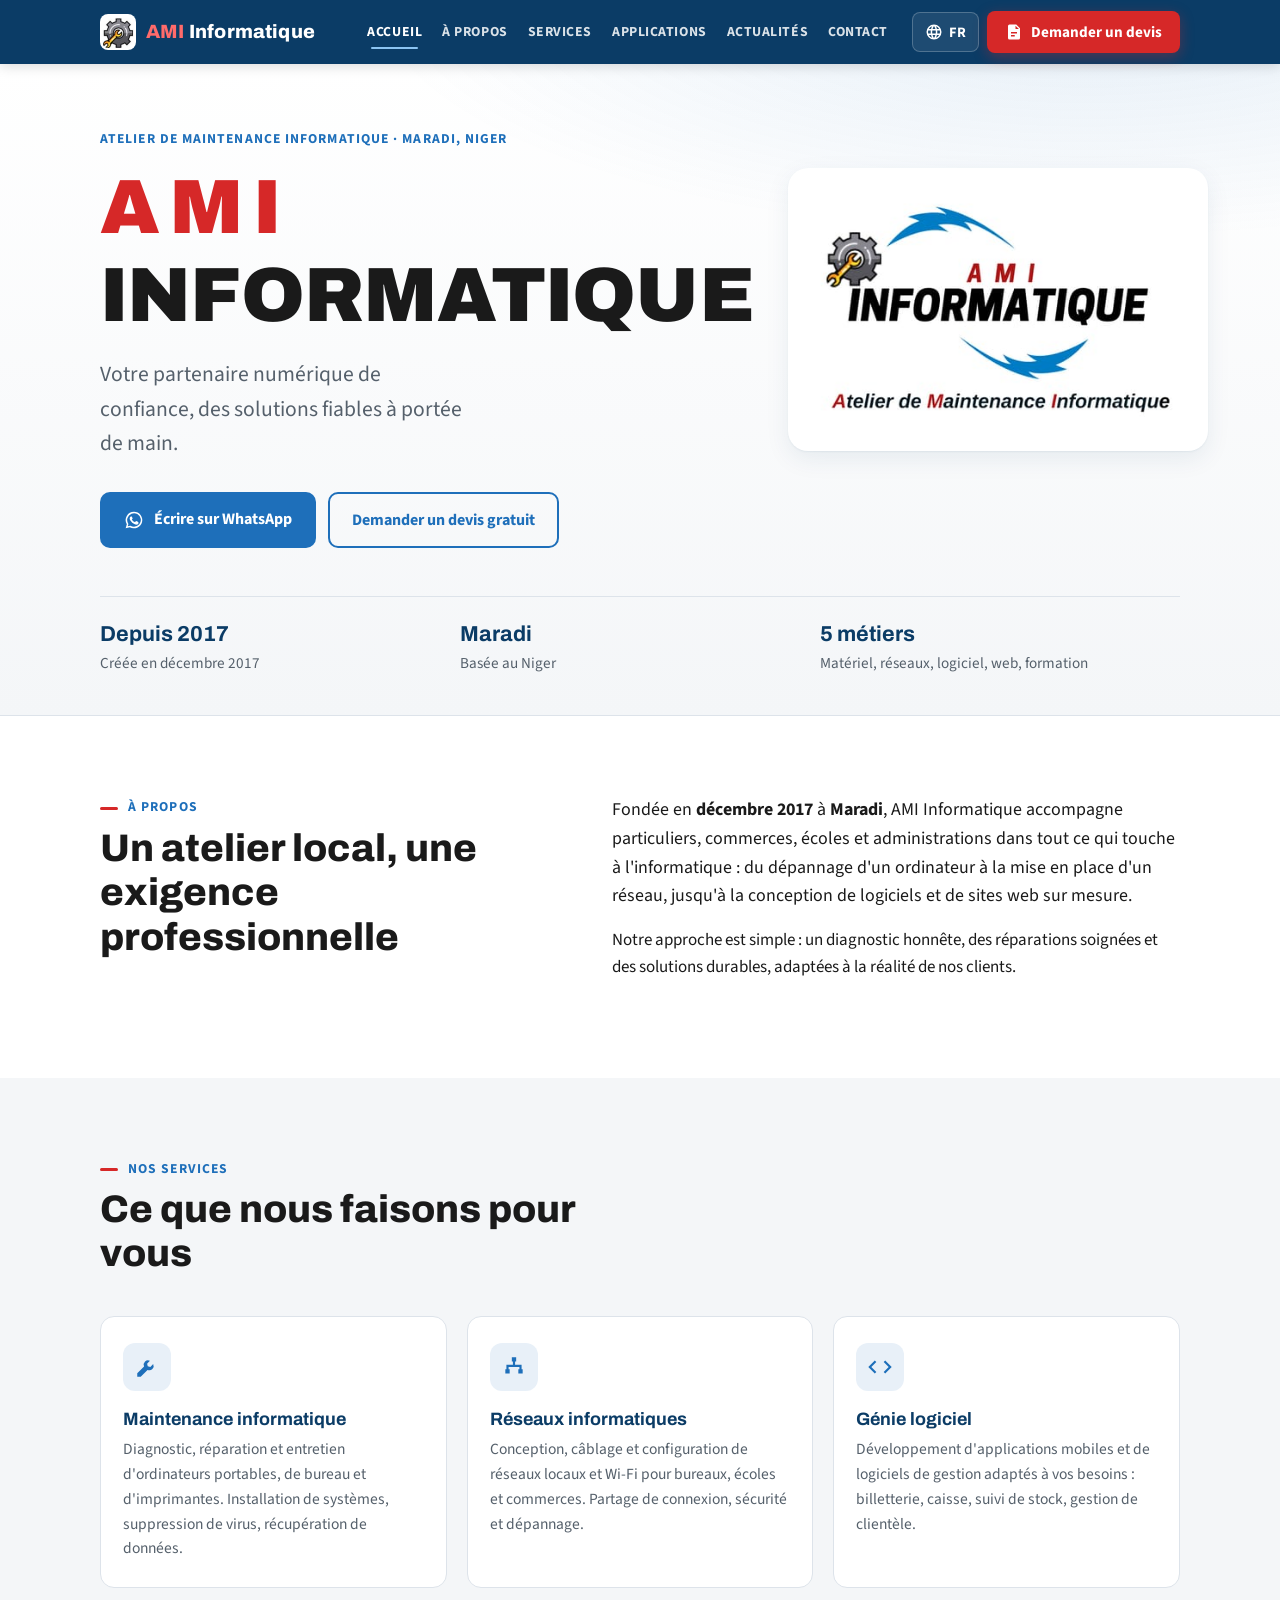
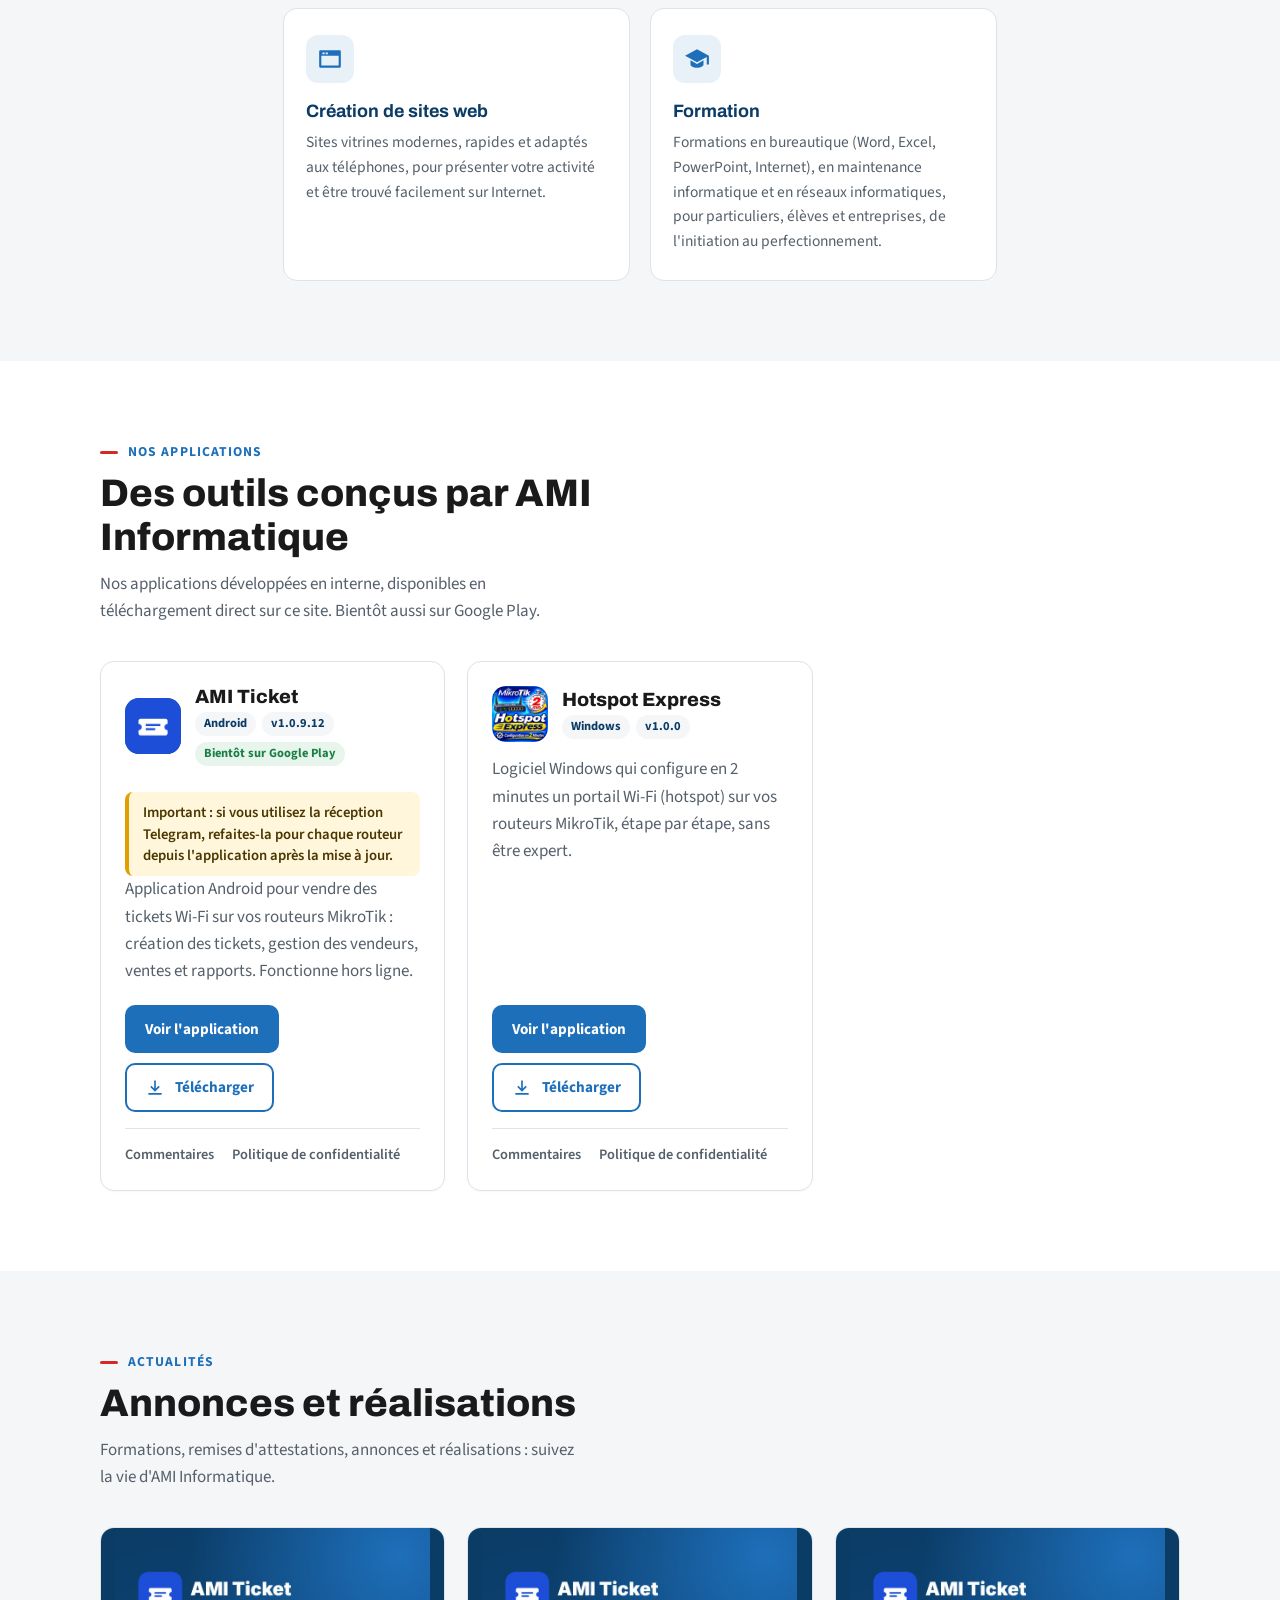
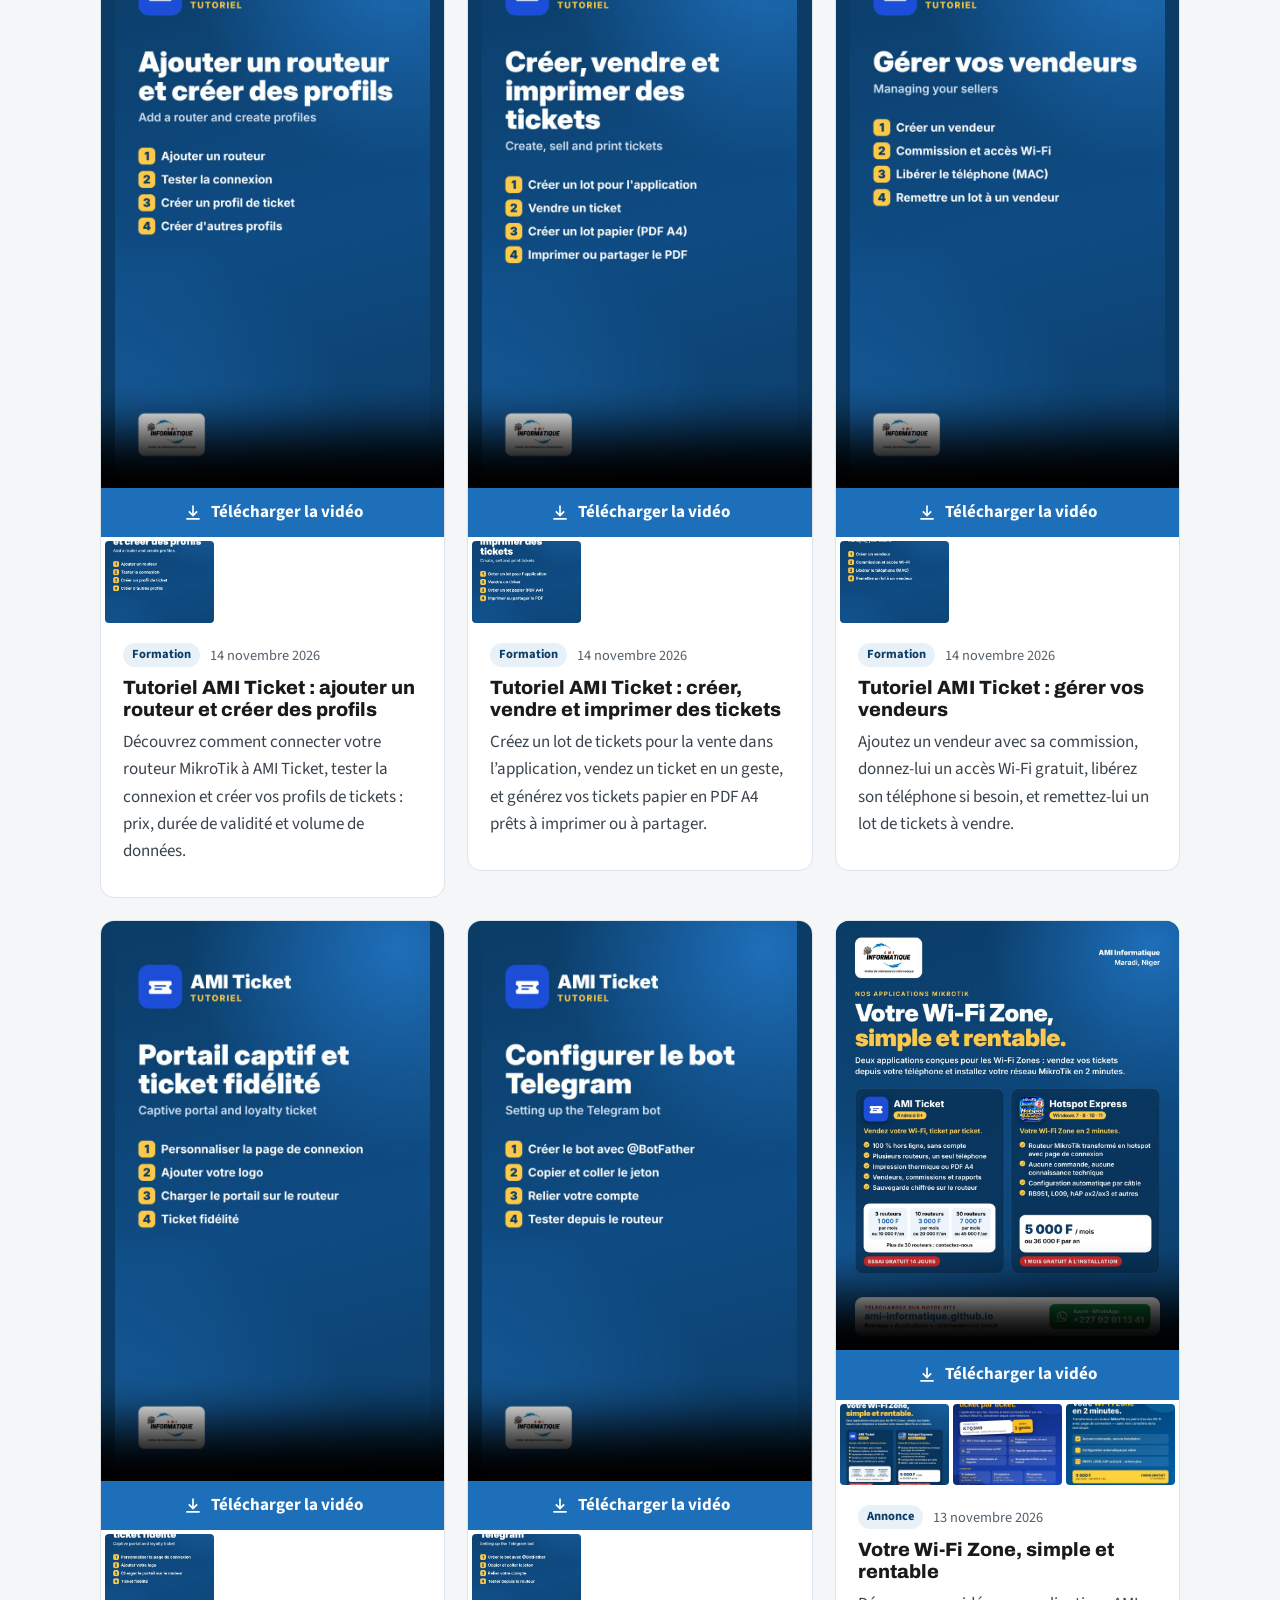
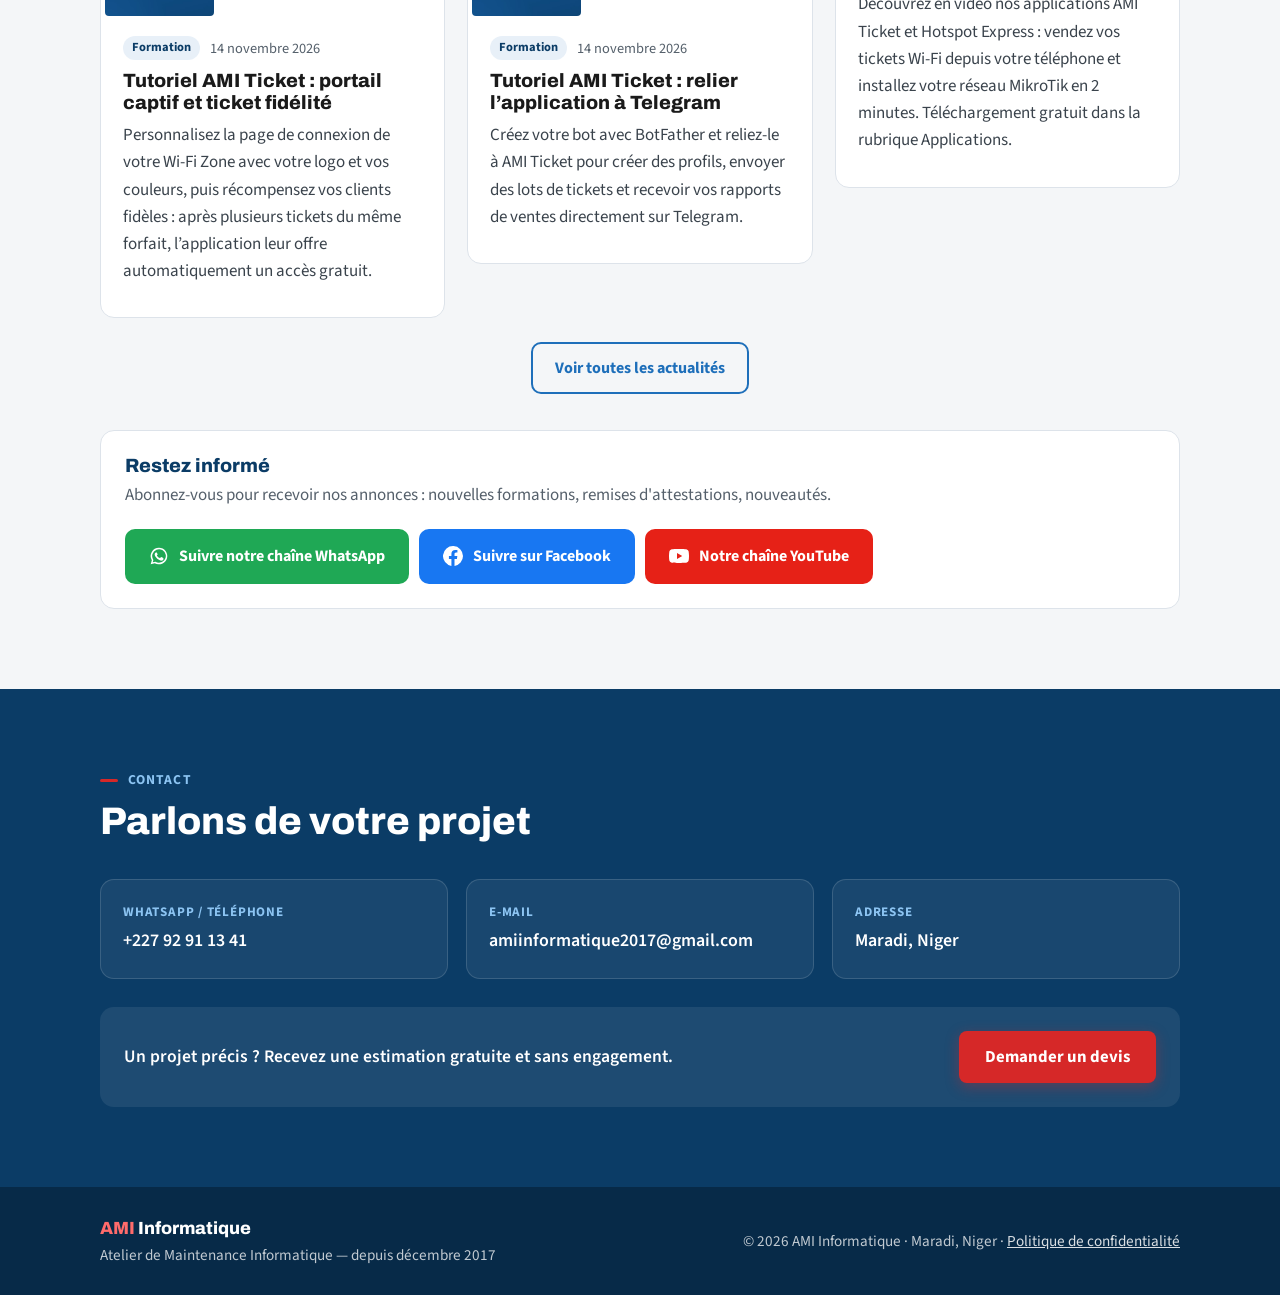
<file: index.html>
<!doctype html>
<html lang="fr">
<head>
  <meta charset="utf-8">
  <meta name="viewport" content="width=device-width, initial-scale=1">
  <title data-i18n="meta.title">AMI Informatique — Maradi, Niger</title>
  <meta name="description" data-i18n-attr="content:meta.desc" content="AMI Informatique, votre partenaire numérique de confiance à Maradi (Niger) depuis 2017 : maintenance informatique, réseaux, génie logiciel, création de sites web et formation.">
  <meta property="og:title" content="AMI Informatique">
  <meta property="og:description" content="Votre partenaire numérique de confiance, des solutions fiables à portée de main.">
  <meta property="og:image" content="assets/img/logo.png">
  <meta name="theme-color" content="#0B3C66">
  <link rel="icon" type="image/png" href="assets/img/favicon.png">
  <link rel="apple-touch-icon" href="assets/img/apple-touch-icon.png">
  <link rel="preconnect" href="https://fonts.googleapis.com">
  <link rel="preconnect" href="https://fonts.gstatic.com" crossorigin>
  <link href="https://fonts.googleapis.com/css2?family=Archivo:wght@500;700;800;900&family=Cairo:wght@400;600;700;800&family=Source+Sans+3:wght@400;600;700&display=swap" rel="stylesheet">
  <link rel="stylesheet" href="css/style.css">
  <script>
    /* Applique la langue mémorisée avant l'affichage (évite un « flash » en français) */
    (function () { try {
      var m = /[?&]lang=(fr|en|ar)\b/.exec(location.search), l = m ? m[1] : localStorage.getItem("ami-lang");
      if (l === "en" || l === "ar") { document.documentElement.lang = l; document.documentElement.dir = l === "ar" ? "rtl" : "ltr"; }
    } catch (e) {} })();
  </script>
</head>
<body>

  <!-- ============ EN-TÊTE ============ -->
  <header class="site-header" id="top">
    <div class="container header-inner">
      <a href="#top" class="brand" aria-label="AMI Informatique — accueil" data-i18n-attr="aria-label:brand.home">
        <img src="assets/img/favicon.png" alt="" width="36" height="36">
        <span class="brand-text"><span class="brand-ami">AMI</span> Informatique</span>
      </a>
      <nav id="nav" class="nav" aria-label="Navigation principale" data-i18n-attr="aria-label:nav.label">
        <a href="#top" data-i18n="nav.home">Accueil</a>
        <a href="#apropos" data-i18n="nav.about">À propos</a>
        <a href="#services" data-i18n="nav.services">Services</a>
        <a href="#applications" data-i18n="nav.apps">Applications</a>
        <a href="#actualites" data-i18n="nav.news">Actualités</a>
        <a href="#contact" data-i18n="nav.contact">Contact</a>
      </nav>
      <div class="header-actions">
        <div class="lang">
          <button type="button" class="lang-btn" aria-haspopup="true" aria-expanded="false" aria-label="Langue" data-i18n-attr="aria-label:lang.label">
            <svg viewBox="0 0 24 24" aria-hidden="true"><path d="M12 2a10 10 0 1 0 0 20 10 10 0 0 0 0-20Zm6.9 6h-3a15.7 15.7 0 0 0-1.4-3.6A8 8 0 0 1 18.9 8ZM12 4a14 14 0 0 1 1.9 4h-3.8A14 14 0 0 1 12 4ZM4.3 14a8 8 0 0 1 0-4h3.4a16.5 16.5 0 0 0 0 4H4.3Zm.8 2h3a15.7 15.7 0 0 0 1.4 3.6A8 8 0 0 1 5.1 16Zm3-8h-3a8 8 0 0 1 4.4-3.6A15.7 15.7 0 0 0 8.1 8ZM12 20a14 14 0 0 1-1.9-4h3.8A14 14 0 0 1 12 20Zm2.3-6H9.7a14.7 14.7 0 0 1 0-4h4.6a14.7 14.7 0 0 1 0 4Zm.2 5.6a15.7 15.7 0 0 0 1.4-3.6h3a8 8 0 0 1-4.4 3.6Zm1.8-5.6a16.5 16.5 0 0 0 0-4h3.4a8 8 0 0 1 0 4h-3.4Z"/></svg>
            <span data-lang-current>FR</span>
          </button>
          <ul class="lang-menu" hidden>
            <li><button type="button" data-set-lang="fr" lang="fr">Français</button></li>
            <li><button type="button" data-set-lang="en" lang="en">English</button></li>
            <li><button type="button" data-set-lang="ar" lang="ar" dir="rtl">العربية</button></li>
          </ul>
        </div>
        <button type="button" class="btn-devis" data-open-devis>
          <svg viewBox="0 0 24 24" aria-hidden="true"><path d="M6 2h9l5 5v13a2 2 0 0 1-2 2H6a2 2 0 0 1-2-2V4a2 2 0 0 1 2-2Zm8 1.5V8h4.5L14 3.5ZM8 12v2h8v-2H8Zm0 4v2h5v-2H8Z"/></svg>
          <span class="devis-long" data-i18n="cta.quote">Demander un devis</span><span class="devis-short" data-i18n="cta.quoteShort">Devis</span>
        </button>
        <button class="nav-toggle" aria-expanded="false" aria-controls="nav" aria-label="Ouvrir le menu" data-i18n-attr="aria-label:nav.open">
          <span></span><span></span><span></span>
        </button>
      </div>
    </div>
  </header>

  <main>
    <!-- ============ HÉRO ============ -->
    <section class="hero">
      <div class="container hero-inner">
        <div class="hero-text">
          <p class="eyebrow" data-i18n="hero.eyebrow">Atelier de Maintenance Informatique · Maradi, Niger</p>
          <h1 class="hero-title"><span class="hero-ami">AMI</span> Informatique</h1>
          <p class="hero-slogan" data-i18n="hero.slogan">Votre partenaire numérique de confiance, des solutions fiables à portée de main.</p>
          <div class="hero-actions">
            <a href="https://wa.me/22792911341" class="btn btn-primary" target="_blank" rel="noopener">
              <svg viewBox="0 0 24 24" aria-hidden="true"><path d="M12 2a10 10 0 0 0-8.6 15.1L2 22l5-1.3A10 10 0 1 0 12 2Zm0 18.2a8.2 8.2 0 0 1-4.2-1.2l-.3-.2-3 .8.8-2.9-.2-.3A8.2 8.2 0 1 1 12 20.2Zm4.5-6.1c-.2-.1-1.5-.7-1.7-.8-.2-.1-.4-.1-.6.1l-.8 1c-.1.2-.3.2-.5.1a6.7 6.7 0 0 1-3.3-2.9c-.2-.4.2-.4.7-1.3.1-.2 0-.3 0-.4l-.8-1.8c-.2-.5-.4-.4-.6-.4h-.5a1 1 0 0 0-.7.3 3 3 0 0 0-.9 2.2 5.2 5.2 0 0 0 1.1 2.7 11.8 11.8 0 0 0 4.5 4c1.7.7 2.3.8 3.2.6.5-.1 1.5-.6 1.7-1.2.2-.6.2-1.1.2-1.2l-.5-.3Z"/></svg>
              <span data-i18n="hero.wa">Écrire sur WhatsApp</span>
            </a>
            <button type="button" class="btn btn-ghost" data-open-devis data-i18n="cta.quoteFree">Demander un devis gratuit</button>
          </div>
        </div>
        <div class="hero-logo">
          <img src="assets/img/logo.png" alt="Logo AMI Informatique — Atelier de Maintenance Informatique" data-i18n-attr="alt:hero.logoAlt" width="423" height="264">
        </div>
      </div>
      <div class="container">
        <ul class="hero-facts">
          <li><strong data-i18n="facts.since.t">Depuis 2017</strong><span data-i18n="facts.since.d">Créée en décembre 2017</span></li>
          <li><strong data-i18n="facts.city.t">Maradi</strong><span data-i18n="facts.city.d">Basée au Niger</span></li>
          <li><strong data-i18n="facts.jobs.t">5 métiers</strong><span data-i18n="facts.jobs.d">Matériel, réseaux, logiciel, web, formation</span></li>
        </ul>
      </div>
    </section>

    <!-- ============ À PROPOS ============ -->
    <section class="section" id="apropos">
      <div class="container about">
        <div>
          <p class="section-kicker" data-i18n="about.kicker">À propos</p>
          <h2 class="section-title" data-i18n="about.title">Un atelier local, une exigence professionnelle</h2>
        </div>
        <div class="about-body">
          <p data-i18n-html="about.p1">Fondée en <strong>décembre 2017</strong> à <strong>Maradi</strong>, AMI Informatique accompagne particuliers, commerces, écoles et administrations dans tout ce qui touche à l'informatique : du dépannage d'un ordinateur à la mise en place d'un réseau, jusqu'à la conception de logiciels et de sites web sur mesure.</p>
          <p data-i18n="about.p2">Notre approche est simple : un diagnostic honnête, des réparations soignées et des solutions durables, adaptées à la réalité de nos clients.</p>
        </div>
      </div>
    </section>

    <!-- ============ SERVICES ============ -->
    <section class="section section-alt" id="services">
      <div class="container">
        <p class="section-kicker" data-i18n="services.kicker">Nos services</p>
        <h2 class="section-title" data-i18n="services.title">Ce que nous faisons pour vous</h2>
        <div class="services-grid">
          <article class="service-card">
            <div class="service-icon">
              <svg viewBox="0 0 24 24" aria-hidden="true"><path d="M14.7 6.3a4 4 0 0 0-5.4 5.2L3 17.8V21h3.2l6.3-6.3a4 4 0 0 0 5.2-5.4l-2.6 2.6-2.4-.6-.6-2.4 2.6-2.6Z"/></svg>
            </div>
            <h3 data-i18n="s1.t">Maintenance informatique</h3>
            <p data-i18n="s1.d">Diagnostic, réparation et entretien d'ordinateurs portables, de bureau et d'imprimantes. Installation de systèmes, suppression de virus, récupération de données.</p>
          </article>
          <article class="service-card">
            <div class="service-icon">
              <svg viewBox="0 0 24 24" aria-hidden="true"><path d="M10 3h4v4h-1v3h6v4h1v4h-4v-4h1v-2H7v2h1v4H4v-4h1v-4h6V7h-1V3Z"/></svg>
            </div>
            <h3 data-i18n="s2.t">Réseaux informatiques</h3>
            <p data-i18n="s2.d">Conception, câblage et configuration de réseaux locaux et Wi-Fi pour bureaux, écoles et commerces. Partage de connexion, sécurité et dépannage.</p>
          </article>
          <article class="service-card">
            <div class="service-icon">
              <svg viewBox="0 0 24 24" aria-hidden="true"><path d="m8.6 16.6-4.6-4.6 4.6-4.6L7.2 6 1.2 12l6 6 1.4-1.4Zm6.8 0 4.6-4.6-4.6-4.6L16.8 6l6 6-6 6-1.4-1.4Z"/></svg>
            </div>
            <h3 data-i18n="s3.t">Génie logiciel</h3>
            <p data-i18n="s3.d">Développement d'applications mobiles et de logiciels de gestion adaptés à vos besoins : billetterie, caisse, suivi de stock, gestion de clientèle.</p>
          </article>
          <article class="service-card">
            <div class="service-icon">
              <svg viewBox="0 0 24 24" aria-hidden="true"><path d="M3 4h18a1 1 0 0 1 1 1v14a1 1 0 0 1-1 1H3a1 1 0 0 1-1-1V5a1 1 0 0 1 1-1Zm1 5v9h16V9H4Zm1-3v1.5h2V6H5Zm3 0v1.5h2V6H8Z"/></svg>
            </div>
            <h3 data-i18n="s4.t">Création de sites web</h3>
            <p data-i18n="s4.d">Sites vitrines modernes, rapides et adaptés aux téléphones, pour présenter votre activité et être trouvé facilement sur Internet.</p>
          </article>
          <article class="service-card">
            <div class="service-icon">
              <svg viewBox="0 0 24 24" aria-hidden="true"><path d="M12 3 1 9l11 6 9-4.9V17h2V9L12 3Zm-6 10.2V17c0 1.7 2.7 3 6 3s6-1.3 6-3v-3.8l-6 3.3-6-3.3Z"/></svg>
            </div>
            <h3 data-i18n="s5.t">Formation</h3>
            <p data-i18n="s5.d">Formations en bureautique (Word, Excel, PowerPoint, Internet), en maintenance informatique et en réseaux informatiques, pour particuliers, élèves et entreprises, de l'initiation au perfectionnement.</p>
          </article>
        </div>
      </div>
    </section>

    <!-- ============ APPLICATIONS ============ -->
    <section class="section" id="applications">
      <div class="container">
        <p class="section-kicker" data-i18n="apps.kicker">Nos applications</p>
        <h2 class="section-title" data-i18n="apps.title">Des outils conçus par AMI Informatique</h2>
        <p class="section-lead" data-i18n="apps.lead">Nos applications développées en interne, disponibles en téléchargement direct sur ce site. Bientôt aussi sur Google Play.</p>
        <!-- Les cartes sont générées automatiquement à partir de data/applications.json (géré dans l'administration) -->
        <div class="apps-grid" id="apps-grid" aria-live="polite"></div>
        <noscript><p data-i18n="apps.noscript">Activez JavaScript pour voir la liste de nos applications.</p></noscript>
      </div>
    </section>

    <!-- ============ ACTUALITÉS ============ -->
    <section class="section section-alt" id="actualites">
      <div class="container">
        <p class="section-kicker" data-i18n="news.kicker">Actualités</p>
        <h2 class="section-title" data-i18n="news.title">Annonces et réalisations</h2>
        <p class="section-lead" data-i18n="news.lead">Formations, remises d'attestations, annonces et réalisations : suivez la vie d'AMI Informatique.</p>
        <!-- Les actualités sont générées automatiquement à partir de js/actualites.js -->
        <div class="news-grid" id="news-grid"></div>
        <div class="news-more-wrap"><button type="button" class="btn btn-ghost" id="news-all" hidden data-i18n="news.showAll">Voir toutes les actualités</button></div>
        <div class="news-follow" id="news-follow" hidden>
          <div>
            <h3 data-i18n="news.follow.title">Restez informé</h3>
            <p data-i18n="news.follow.text">Abonnez-vous pour recevoir nos annonces.</p>
          </div>
          <div class="news-follow-actions" id="news-follow-actions"></div>
        </div>
      </div>
    </section>

    <!-- ============ CONTACT ============ -->
    <section class="section section-contact" id="contact">
      <div class="container">
        <p class="section-kicker kicker-light" data-i18n="contact.kicker">Contact</p>
        <h2 class="section-title title-light" data-i18n="contact.title">Parlons de votre projet</h2>
        <div class="contact-grid">
          <a class="contact-card" href="https://wa.me/22792911341" target="_blank" rel="noopener">
            <span class="contact-label" data-i18n="contact.wa">WhatsApp / Téléphone</span>
            <span class="contact-value"><bdi>+227 92 91 13 41</bdi></span>
          </a>
          <a class="contact-card" href="mailto:amiinformatique2017@gmail.com">
            <span class="contact-label" data-i18n="contact.email">E-mail</span>
            <span class="contact-value"><bdi>amiinformatique2017@gmail.com</bdi></span>
          </a>
          <div class="contact-card">
            <span class="contact-label" data-i18n="contact.address">Adresse</span>
            <span class="contact-value" data-i18n="contact.addressVal">Maradi, Niger</span>
          </div>
        </div>
        <div class="contact-cta">
          <p data-i18n="contact.cta">Un projet précis ? Recevez une estimation gratuite et sans engagement.</p>
          <button type="button" class="btn-devis btn-devis-lg" data-open-devis data-i18n="cta.quote">Demander un devis</button>
        </div>
      </div>
    </section>
  </main>

  <!-- ============ PIED DE PAGE ============ -->
  <footer class="site-footer">
    <div class="container footer-inner">
      <div>
        <p class="footer-brand"><span class="brand-ami">AMI</span> Informatique</p>
        <p class="footer-tag" data-i18n="footer.tag">Atelier de Maintenance Informatique — depuis décembre 2017</p>
      </div>
      <p class="footer-copy">© <span id="year">2026</span> AMI Informatique · <span data-i18n="footer.city">Maradi, Niger</span> · <a href="confidentialite.html" data-i18n="footer.privacy">Politique de confidentialité</a></p>
    </div>
  </footer>

  <!-- ============ FENÊTRE « DEMANDER UN DEVIS » ============ -->
  <dialog id="devis" class="devis-dialog" aria-labelledby="devis-title">
    <form id="devis-form" class="devis-form" novalidate>
      <div class="devis-head">
        <div>
          <p class="section-kicker" data-i18n="devis.kicker">Devis gratuit</p>
          <h2 id="devis-title" data-i18n="devis.title">Demander un devis</h2>
          <p class="devis-intro" data-i18n="devis.intro">Décrivez votre besoin : nous vous répondons rapidement, sans engagement.</p>
        </div>
        <button type="button" class="devis-close" data-close-devis aria-label="Fermer" data-i18n-attr="aria-label:devis.close">×</button>
      </div>

      <label class="field">
        <span data-i18n="f.name">Nom complet *</span>
        <input type="text" name="nom" required autocomplete="name">
      </label>
      <div class="field-row">
        <label class="field">
          <span data-i18n="f.phone">Téléphone / WhatsApp *</span>
          <input type="tel" name="tel" required autocomplete="tel" placeholder="+227 ...">
        </label>
        <label class="field">
          <span data-i18n="f.org">Entreprise / structure</span>
          <input type="text" name="structure" autocomplete="organization" placeholder="Facultatif" data-i18n-attr="placeholder:f.optional">
        </label>
      </div>
      <label class="field">
        <span data-i18n="f.service">Service souhaité *</span>
        <select name="service" required>
          <option value="" data-i18n="f.choose">— Choisir —</option>
          <option value="Maintenance informatique" data-i18n="opt.maint">Maintenance informatique</option>
          <option value="Réseaux informatiques" data-i18n="opt.net">Réseaux informatiques</option>
          <option value="Génie logiciel / application" data-i18n="opt.soft">Génie logiciel / application</option>
          <option value="Création de site web" data-i18n="opt.web">Création de site web</option>
          <option value="Formation" data-i18n="opt.train">Formation</option>
          <option value="Autre" data-i18n="opt.other">Autre</option>
        </select>
      </label>
      <label class="field">
        <span data-i18n="f.need">Votre besoin *</span>
        <textarea name="besoin" rows="4" required data-i18n-attr="placeholder:f.needPh" placeholder="Ex. : 5 ordinateurs à mettre en réseau dans un bureau, avec partage d'imprimante…"></textarea>
      </label>
      <p class="devis-error" id="devis-error" role="alert" hidden data-i18n="err.required">Merci de remplir les champs marqués *.</p>

      <!-- Piège anti-spam : champ invisible, laissé vide par les humains -->
      <input type="checkbox" name="botcheck" tabindex="-1" autocomplete="off" class="hp" aria-hidden="true">

      <div class="devis-actions">
        <button type="submit" class="btn btn-primary btn-send" value="envoi" data-i18n="btn.send">Envoyer la demande</button>
        <button type="submit" class="btn btn-whatsapp" value="whatsapp">
          <svg viewBox="0 0 24 24" aria-hidden="true"><path d="M12 2a10 10 0 0 0-8.6 15.1L2 22l5-1.3A10 10 0 1 0 12 2Zm0 18.2a8.2 8.2 0 0 1-4.2-1.2l-.3-.2-3 .8.8-2.9-.2-.3A8.2 8.2 0 1 1 12 20.2Zm4.5-6.1c-.2-.1-1.5-.7-1.7-.8-.2-.1-.4-.1-.6.1l-.8 1c-.1.2-.3.2-.5.1a6.7 6.7 0 0 1-3.3-2.9c-.2-.4.2-.4.7-1.3.1-.2 0-.3 0-.4l-.8-1.8c-.2-.5-.4-.4-.6-.4h-.5a1 1 0 0 0-.7.3 3 3 0 0 0-.9 2.2 5.2 5.2 0 0 0 1.1 2.7 11.8 11.8 0 0 0 4.5 4c1.7.7 2.3.8 3.2.6.5-.1 1.5-.6 1.7-1.2.2-.6.2-1.1.2-1.2l-.5-.3Z"/></svg>
          <span data-i18n="btn.wa">Plutôt par WhatsApp</span>
        </button>
      </div>
    </form>

    <div id="devis-ok" class="devis-ok" hidden>
      <div class="devis-ok-icon" aria-hidden="true">✓</div>
      <h2 data-i18n="ok.title">Demande envoyée</h2>
      <p data-i18n="ok.text">Merci ! Nous avons bien reçu votre demande et vous recontactons rapidement, généralement par téléphone ou WhatsApp.</p>
      <button type="button" class="btn btn-primary" data-close-devis data-i18n="devis.close">Fermer</button>
    </div>
  </dialog>

  <script src="js/config.js"></script>
  <script src="js/i18n.js"></script>
  <script src="js/apps-data.js"></script>
  <!-- Visionneuse de photos -->
  <dialog id="lightbox" class="lightbox">
    <button type="button" class="lb-close" data-i18n-attr="aria-label:lb.close" aria-label="Fermer">×</button>
    <button type="button" class="lb-nav lb-prev" data-i18n-attr="aria-label:lb.prev" aria-label="Photo précédente">‹</button>
    <figure><img id="lb-img" alt=""><figcaption id="lb-cap"></figcaption></figure>
    <button type="button" class="lb-nav lb-next" data-i18n-attr="aria-label:lb.next" aria-label="Photo suivante">›</button>
  </dialog>

  <script src="js/main.js"></script>
  <script src="js/actualites.js"></script>
  <script src="js/news.js"></script>
</body>
</html>
</file>
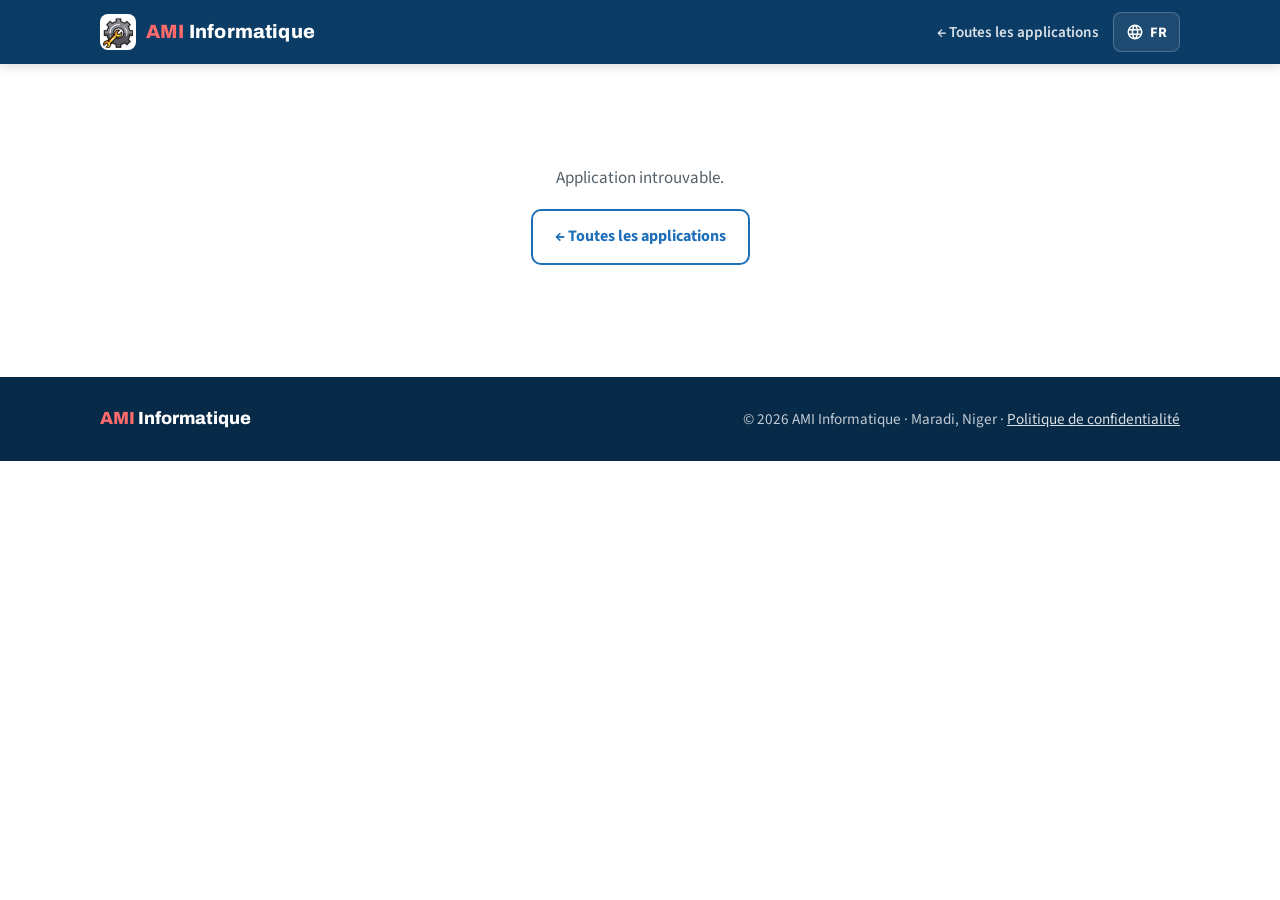
<file: application.html>
<!doctype html>
<html lang="fr">
<head>
  <meta charset="utf-8">
  <meta name="viewport" content="width=device-width, initial-scale=1">
  <title>Application — AMI Informatique</title>
  <meta name="theme-color" content="#0B3C66">
  <link rel="icon" type="image/png" href="assets/img/favicon.png">
  <link rel="preconnect" href="https://fonts.googleapis.com">
  <link rel="preconnect" href="https://fonts.gstatic.com" crossorigin>
  <link href="https://fonts.googleapis.com/css2?family=Archivo:wght@500;700;800;900&family=Cairo:wght@400;600;700;800&family=Source+Sans+3:wght@400;600;700&display=swap" rel="stylesheet">
  <link rel="stylesheet" href="css/style.css">
  <script>
    (function () { try {
      var m = /[?&]lang=(fr|en|ar)\b/.exec(location.search), l = m ? m[1] : localStorage.getItem("ami-lang");
      if (l === "en" || l === "ar") { document.documentElement.lang = l; document.documentElement.dir = l === "ar" ? "rtl" : "ltr"; }
    } catch (e) {} })();
  </script>
</head>
<body>
  <!-- Page générique : application.html?app=IDENTIFIANT (contenu tiré de data/applications.json) -->
  <header class="site-header legal-header">
    <div class="container header-inner">
      <a href="index.html" class="brand" data-i18n-attr="aria-label:brand.home">
        <img src="assets/img/favicon.png" alt="" width="36" height="36">
        <span class="brand-text"><span class="brand-ami">AMI</span> Informatique</span>
      </a>
      <div class="header-actions">
        <a href="index.html#applications" class="legal-back legal-back-top" data-i18n="app.back">← Toutes les applications</a>
        <div class="lang">
          <button type="button" class="lang-btn" aria-haspopup="true" aria-expanded="false" data-i18n-attr="aria-label:lang.label">
            <svg viewBox="0 0 24 24" aria-hidden="true"><path d="M12 2a10 10 0 1 0 0 20 10 10 0 0 0 0-20Zm6.9 6h-3a15.7 15.7 0 0 0-1.4-3.6A8 8 0 0 1 18.9 8ZM12 4a14 14 0 0 1 1.9 4h-3.8A14 14 0 0 1 12 4ZM4.3 14a8 8 0 0 1 0-4h3.4a16.5 16.5 0 0 0 0 4H4.3Zm.8 2h3a15.7 15.7 0 0 0 1.4 3.6A8 8 0 0 1 5.1 16Zm3-8h-3a8 8 0 0 1 4.4-3.6A15.7 15.7 0 0 0 8.1 8ZM12 20a14 14 0 0 1-1.9-4h3.8A14 14 0 0 1 12 20Zm2.3-6H9.7a14.7 14.7 0 0 1 0-4h4.6a14.7 14.7 0 0 1 0 4Zm.2 5.6a15.7 15.7 0 0 0 1.4-3.6h3a8 8 0 0 1-4.4 3.6Zm1.8-5.6a16.5 16.5 0 0 0 0-4h3.4a8 8 0 0 1 0 4h-3.4Z"/></svg>
            <span data-lang-current>FR</span>
          </button>
          <ul class="lang-menu" hidden>
            <li><button type="button" data-set-lang="fr" lang="fr">Français</button></li>
            <li><button type="button" data-set-lang="en" lang="en">English</button></li>
            <li><button type="button" data-set-lang="ar" lang="ar" dir="rtl">العربية</button></li>
          </ul>
        </div>
      </div>
    </div>
  </header>

  <main class="app-page">
    <div class="container">
      <div id="app-view" aria-live="polite"></div>

      <!-- Commentaires -->
      <section class="comments" id="commentaires" hidden>
        <h2 class="section-title" data-i18n="app.comments">Commentaires</h2>
        <div id="comments-summary" class="comments-summary"></div>
        <div id="comments-list" class="comments-list"></div>

        <form id="comment-form" class="comment-form" novalidate>
          <h3 data-i18n="app.leave">Laisser un commentaire</h3>
          <p class="comment-note" data-i18n="app.moderated">Les commentaires sont publiés après validation par AMI Informatique.</p>
          <label class="field">
            <span data-i18n="app.name">Votre nom *</span>
            <input type="text" name="nom" required maxlength="60" autocomplete="name">
          </label>
          <fieldset class="field stars-field">
            <legend data-i18n="app.rating">Votre note (facultatif)</legend>
            <div class="stars-input">
              <input type="radio" name="note" id="n5" value="5"><label for="n5" title="5">★</label>
              <input type="radio" name="note" id="n4" value="4"><label for="n4" title="4">★</label>
              <input type="radio" name="note" id="n3" value="3"><label for="n3" title="3">★</label>
              <input type="radio" name="note" id="n2" value="2"><label for="n2" title="2">★</label>
              <input type="radio" name="note" id="n1" value="1"><label for="n1" title="1">★</label>
            </div>
          </fieldset>
          <label class="field">
            <span data-i18n="app.comment">Votre commentaire *</span>
            <textarea name="texte" rows="4" required maxlength="1500"></textarea>
          </label>
          <input type="text" name="_gotcha" tabindex="-1" autocomplete="off" class="hp" aria-hidden="true">
          <p class="devis-error" id="comment-error" role="alert" hidden></p>
          <button type="submit" class="btn btn-primary" id="comment-send" data-i18n="app.send">Envoyer le commentaire</button>
        </form>
        <div id="comment-ok" class="comment-ok" hidden>
          <div class="devis-ok-icon" aria-hidden="true">✓</div>
          <p data-i18n="app.thanks">Merci ! Votre commentaire sera publié après validation.</p>
        </div>
      </section>
    </div>
  </main>

  <footer class="site-footer">
    <div class="container footer-inner">
      <p class="footer-brand"><span class="brand-ami">AMI</span> Informatique</p>
      <p class="footer-copy">© <span id="year">2026</span> AMI Informatique · <span data-i18n="footer.city">Maradi, Niger</span> · <a href="confidentialite.html" data-i18n="footer.privacy">Politique de confidentialité</a></p>
    </div>
  </footer>

  <script src="js/config.js"></script>
  <script src="js/i18n.js"></script>
  <script src="js/apps-data.js"></script>
  <script src="js/app-page.js"></script>
</body>
</html>
</file>
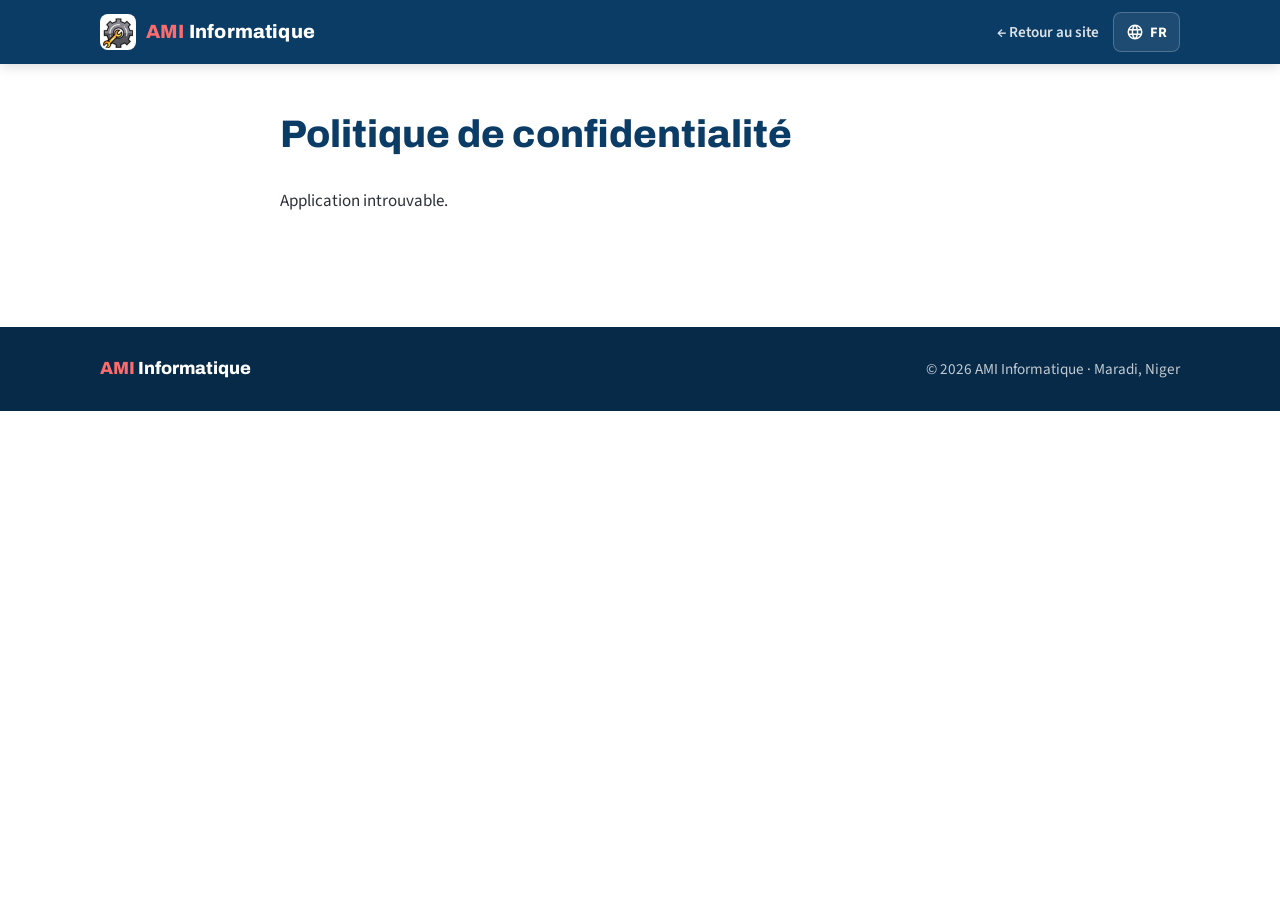
<file: confidentialite-app.html>
<!doctype html>
<html lang="fr">
<head>
  <meta charset="utf-8">
  <meta name="viewport" content="width=device-width, initial-scale=1">
  <title data-i18n="priv.siteTitle">Politique de confidentialité</title>
  <meta name="theme-color" content="#0B3C66">
  <link rel="icon" type="image/png" href="assets/img/favicon.png">
  <link rel="preconnect" href="https://fonts.googleapis.com">
  <link rel="preconnect" href="https://fonts.gstatic.com" crossorigin>
  <link href="https://fonts.googleapis.com/css2?family=Archivo:wght@500;700;800;900&family=Cairo:wght@400;600;700;800&family=Source+Sans+3:wght@400;600;700&display=swap" rel="stylesheet">
  <link rel="stylesheet" href="css/style.css">
  <script>
    (function () { try {
      var m = /[?&]lang=(fr|en|ar)\b/.exec(location.search), l = m ? m[1] : localStorage.getItem("ami-lang");
      if (l === "en" || l === "ar") { document.documentElement.lang = l; document.documentElement.dir = l === "ar" ? "rtl" : "ltr"; }
    } catch (e) {} })();
  </script>
</head>
<body>
  <!-- Page générique : confidentialite-app.html?app=IDENTIFIANT
       C'est CETTE adresse qu'il faut mettre dans l'application et dans Google Play.
       Le texte se modifie dans l'interface d'administration (Applications → Politique de confidentialité). -->
  <header class="site-header legal-header">
    <div class="container header-inner">
      <a href="index.html" class="brand" data-i18n-attr="aria-label:brand.home">
        <img src="assets/img/favicon.png" alt="" width="36" height="36">
        <span class="brand-text"><span class="brand-ami">AMI</span> Informatique</span>
      </a>
      <div class="header-actions">
        <a href="index.html#applications" class="legal-back legal-back-top" data-i18n="priv.back">← Retour au site</a>
        <div class="lang">
          <button type="button" class="lang-btn" aria-haspopup="true" aria-expanded="false" data-i18n-attr="aria-label:lang.label">
            <svg viewBox="0 0 24 24" aria-hidden="true"><path d="M12 2a10 10 0 1 0 0 20 10 10 0 0 0 0-20Zm6.9 6h-3a15.7 15.7 0 0 0-1.4-3.6A8 8 0 0 1 18.9 8ZM12 4a14 14 0 0 1 1.9 4h-3.8A14 14 0 0 1 12 4ZM4.3 14a8 8 0 0 1 0-4h3.4a16.5 16.5 0 0 0 0 4H4.3Zm.8 2h3a15.7 15.7 0 0 0 1.4 3.6A8 8 0 0 1 5.1 16Zm3-8h-3a8 8 0 0 1 4.4-3.6A15.7 15.7 0 0 0 8.1 8ZM12 20a14 14 0 0 1-1.9-4h3.8A14 14 0 0 1 12 20Zm2.3-6H9.7a14.7 14.7 0 0 1 0-4h4.6a14.7 14.7 0 0 1 0 4Zm.2 5.6a15.7 15.7 0 0 0 1.4-3.6h3a8 8 0 0 1-4.4 3.6Zm1.8-5.6a16.5 16.5 0 0 0 0-4h3.4a8 8 0 0 1 0 4h-3.4Z"/></svg>
            <span data-lang-current>FR</span>
          </button>
          <ul class="lang-menu" hidden>
            <li><button type="button" data-set-lang="fr" lang="fr">Français</button></li>
            <li><button type="button" data-set-lang="en" lang="en">English</button></li>
            <li><button type="button" data-set-lang="ar" lang="ar" dir="rtl">العربية</button></li>
          </ul>
        </div>
      </div>
    </div>
  </header>

  <main class="legal">
    <div class="container legal-inner">
      <h1 id="pol-title" data-i18n="priv.siteTitle">Politique de confidentialité</h1>
      <p class="legal-date" id="pol-date"></p>
      <div id="pol-body"></div>
      <p style="margin-top:40px" id="pol-back"></p>
    </div>
  </main>

  <footer class="site-footer">
    <div class="container footer-inner">
      <p class="footer-brand"><span class="brand-ami">AMI</span> Informatique</p>
      <p class="footer-copy">© <span id="year">2026</span> AMI Informatique · <span data-i18n="footer.city">Maradi, Niger</span></p>
    </div>
  </footer>

  <script src="js/config.js"></script>
  <script src="js/i18n.js"></script>
  <script src="js/apps-data.js"></script>
  <script>
  (function () {
    var A = AMI_APPS, esc = A.esc, t = A.t, app = null, id = A.param("app");
    var y = document.getElementById("year"); if (y) y.textContent = new Date().getFullYear();
    function rendre() {
      var titre = document.getElementById("pol-title"), date = document.getElementById("pol-date"),
          corps = document.getElementById("pol-body"), retour = document.getElementById("pol-back");
      if (!app) return;
      titre.removeAttribute("data-i18n");
      titre.textContent = t("app.policyOf") + app.nom;
      document.title = titre.textContent;
      date.textContent = app.politiqueDate ? t("priv.updatedPrefix") + A.dateLisible(app.politiqueDate) : "";
      var html = A.texteRiche(A.tr(app.politique));
      corps.innerHTML = html || "<p>" + esc(t("app.noPolicy")) + "</p>";
      retour.innerHTML = '<a class="btn btn-ghost" href="application.html?app=' + encodeURIComponent(app.id) + '">' + esc(t("app.back").replace(/^[←→]\s*/, "")) + " — " + esc(app.nom) + "</a>";
    }
    A.charger().then(function (liste) {
      app = liste.filter(function (a) { return a.id === id; })[0] || null;
      if (!app) document.getElementById("pol-body").innerHTML = "<p>" + esc(t("app.notFound")) + "</p>";
      else rendre();
    }).catch(function () {
      document.getElementById("pol-body").innerHTML = "<p>" + esc(A.messageHorsLigne()) + "</p>";
    });
    document.addEventListener("langchange", rendre);
  })();
  </script>
</body>
</html>
</file>
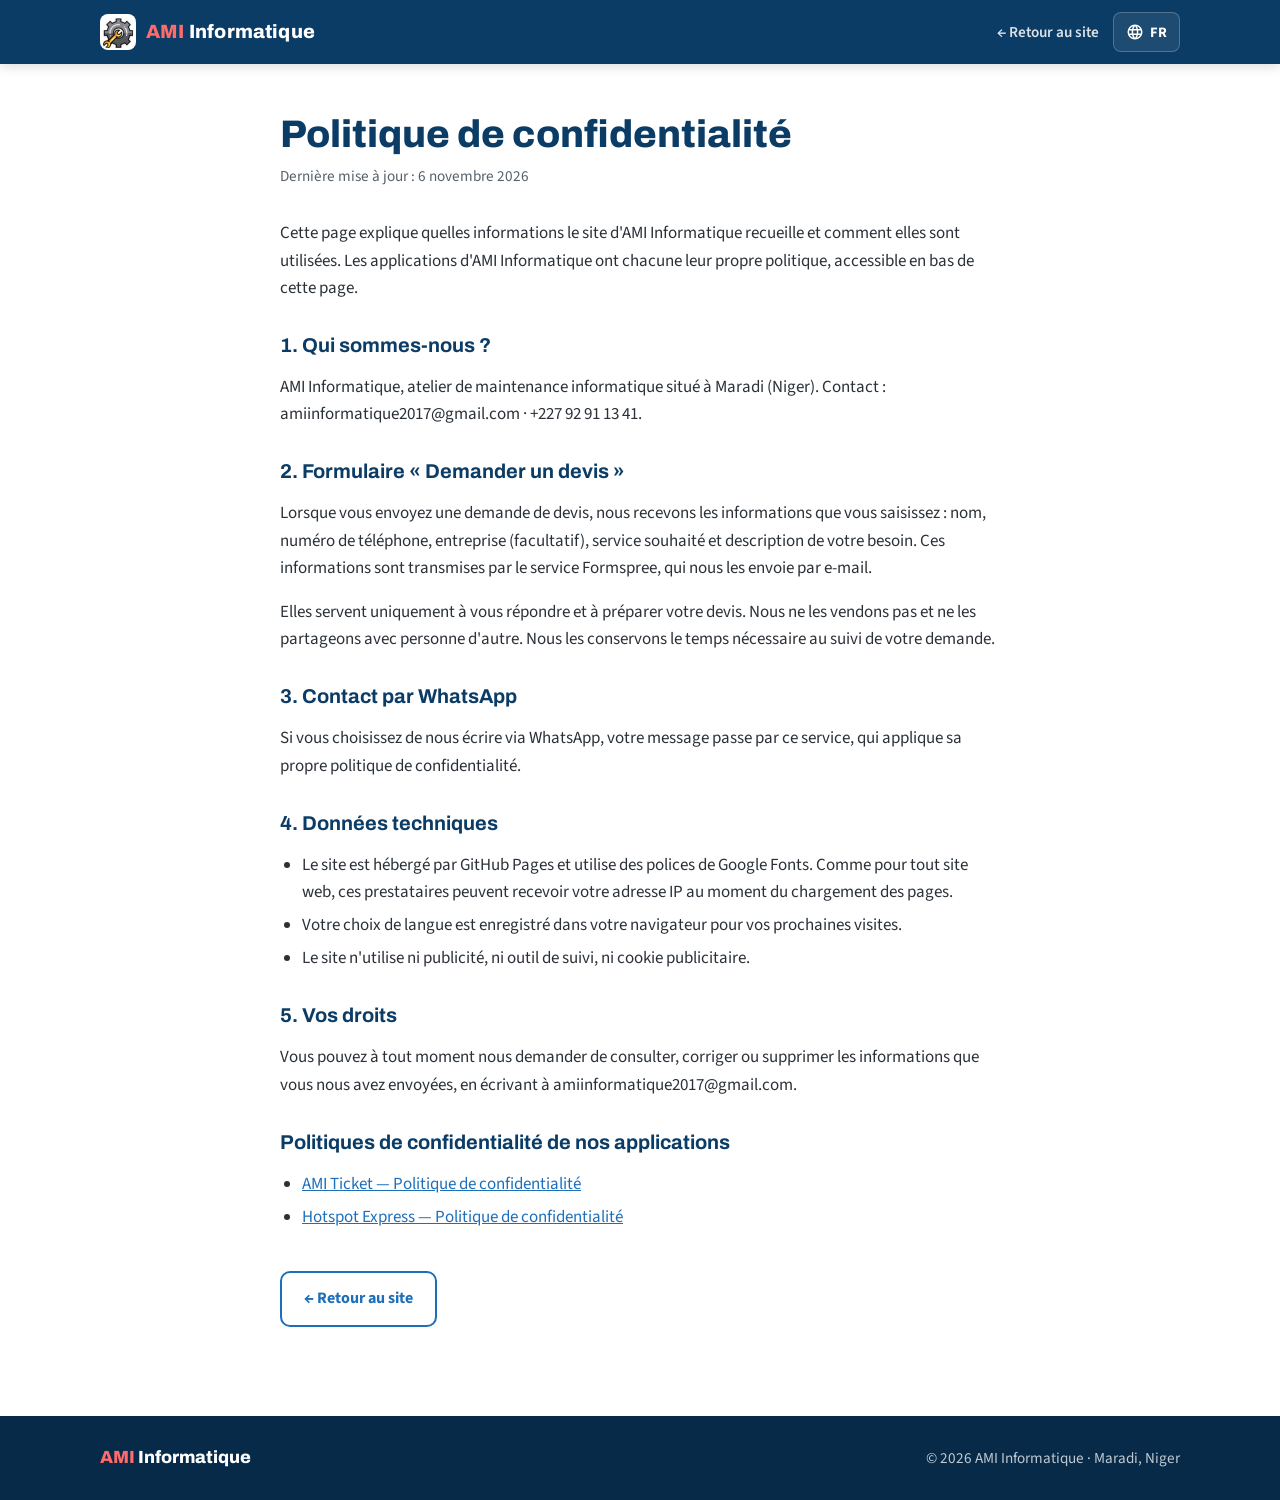
<file: confidentialite.html>
<!doctype html>
<html lang="fr">
<head>
  <meta charset="utf-8">
  <meta name="viewport" content="width=device-width, initial-scale=1">
  <title data-i18n="priv.siteTitle">Politique de confidentialité</title>
  <meta name="theme-color" content="#0B3C66">
  <link rel="icon" type="image/png" href="assets/img/favicon.png">
  <link rel="preconnect" href="https://fonts.googleapis.com">
  <link rel="preconnect" href="https://fonts.gstatic.com" crossorigin>
  <link href="https://fonts.googleapis.com/css2?family=Archivo:wght@500;700;800;900&family=Cairo:wght@400;600;700;800&family=Source+Sans+3:wght@400;600;700&display=swap" rel="stylesheet">
  <link rel="stylesheet" href="css/style.css">
  <script>
    (function () { try {
      var m = /[?&]lang=(fr|en|ar)\b/.exec(location.search), l = m ? m[1] : localStorage.getItem("ami-lang");
      if (l === "en" || l === "ar") { document.documentElement.lang = l; document.documentElement.dir = l === "ar" ? "rtl" : "ltr"; }
    } catch (e) {} })();
  </script>
</head>
<body>
  <header class="site-header legal-header">
    <div class="container header-inner">
      <a href="index.html" class="brand" data-i18n-attr="aria-label:brand.home">
        <img src="assets/img/favicon.png" alt="" width="36" height="36">
        <span class="brand-text"><span class="brand-ami">AMI</span> Informatique</span>
      </a>
      <div class="header-actions">
        <a href="index.html" class="legal-back legal-back-top" data-i18n="priv.back">← Retour au site</a>
        <div class="lang">
          <button type="button" class="lang-btn" aria-haspopup="true" aria-expanded="false" data-i18n-attr="aria-label:lang.label">
            <svg viewBox="0 0 24 24" aria-hidden="true"><path d="M12 2a10 10 0 1 0 0 20 10 10 0 0 0 0-20Zm6.9 6h-3a15.7 15.7 0 0 0-1.4-3.6A8 8 0 0 1 18.9 8ZM12 4a14 14 0 0 1 1.9 4h-3.8A14 14 0 0 1 12 4ZM4.3 14a8 8 0 0 1 0-4h3.4a16.5 16.5 0 0 0 0 4H4.3Zm.8 2h3a15.7 15.7 0 0 0 1.4 3.6A8 8 0 0 1 5.1 16Zm3-8h-3a8 8 0 0 1 4.4-3.6A15.7 15.7 0 0 0 8.1 8ZM12 20a14 14 0 0 1-1.9-4h3.8A14 14 0 0 1 12 20Zm2.3-6H9.7a14.7 14.7 0 0 1 0-4h4.6a14.7 14.7 0 0 1 0 4Zm.2 5.6a15.7 15.7 0 0 0 1.4-3.6h3a8 8 0 0 1-4.4 3.6Zm1.8-5.6a16.5 16.5 0 0 0 0-4h3.4a8 8 0 0 1 0 4h-3.4Z"/></svg>
            <span data-lang-current>FR</span>
          </button>
          <ul class="lang-menu" hidden>
            <li><button type="button" data-set-lang="fr" lang="fr">Français</button></li>
            <li><button type="button" data-set-lang="en" lang="en">English</button></li>
            <li><button type="button" data-set-lang="ar" lang="ar" dir="rtl">العربية</button></li>
          </ul>
        </div>
      </div>
    </div>
  </header>

  <main class="legal">
    <div class="container legal-inner">
      <h1 data-i18n="priv.siteTitle">Politique de confidentialité</h1>
      <p class="legal-date" data-i18n="priv.updated">Dernière mise à jour : 6 novembre 2026</p>

      <!-- ================= FRANÇAIS ================= -->
      <div data-lang-block="fr">
        <p>Cette page explique quelles informations le site d'AMI Informatique recueille et comment elles sont utilisées. Les applications d'AMI Informatique ont chacune leur propre politique, accessible en bas de cette page.</p>
        <h2>1. Qui sommes-nous ?</h2>
        <p>AMI Informatique, atelier de maintenance informatique situé à Maradi (Niger). Contact : <bdi>amiinformatique2017@gmail.com</bdi> · <bdi>+227 92 91 13 41</bdi>.</p>
        <h2>2. Formulaire « Demander un devis »</h2>
        <p>Lorsque vous envoyez une demande de devis, nous recevons les informations que vous saisissez : nom, numéro de téléphone, entreprise (facultatif), service souhaité et description de votre besoin. Ces informations sont transmises par le service Formspree, qui nous les envoie par e-mail.</p>
        <p>Elles servent uniquement à vous répondre et à préparer votre devis. Nous ne les vendons pas et ne les partageons avec personne d'autre. Nous les conservons le temps nécessaire au suivi de votre demande.</p>
        <h2>3. Contact par WhatsApp</h2>
        <p>Si vous choisissez de nous écrire via WhatsApp, votre message passe par ce service, qui applique sa propre politique de confidentialité.</p>
        <h2>4. Données techniques</h2>
        <ul>
          <li>Le site est hébergé par GitHub Pages et utilise des polices de Google Fonts. Comme pour tout site web, ces prestataires peuvent recevoir votre adresse IP au moment du chargement des pages.</li>
          <li>Votre choix de langue est enregistré dans votre navigateur pour vos prochaines visites.</li>
          <li>Le site n'utilise ni publicité, ni outil de suivi, ni cookie publicitaire.</li>
        </ul>
        <h2>5. Vos droits</h2>
        <p>Vous pouvez à tout moment nous demander de consulter, corriger ou supprimer les informations que vous nous avez envoyées, en écrivant à <bdi>amiinformatique2017@gmail.com</bdi>.</p>
      </div>

      <!-- ================= ENGLISH ================= -->
      <div data-lang-block="en" hidden>
        <p>This page explains what information the AMI Informatique website collects and how it is used. Each AMI Informatique app has its own privacy policy, listed at the bottom of this page.</p>
        <h2>1. Who we are</h2>
        <p>AMI Informatique, a computer maintenance workshop based in Maradi, Niger. Contact: <bdi>amiinformatique2017@gmail.com</bdi> · <bdi>+227 92 91 13 41</bdi>.</p>
        <h2>2. "Request a quote" form</h2>
        <p>When you send a quote request, we receive the information you enter: name, phone number, company (optional), service needed and a description of your needs. This information is transmitted by the Formspree service, which forwards it to us by email.</p>
        <p>It is used only to reply to you and prepare your quote. We do not sell it or share it with anyone else. We keep it for as long as needed to follow up on your request.</p>
        <h2>3. Contact via WhatsApp</h2>
        <p>If you choose to contact us via WhatsApp, your message goes through that service, which applies its own privacy policy.</p>
        <h2>4. Technical data</h2>
        <ul>
          <li>The website is hosted on GitHub Pages and uses fonts from Google Fonts. As with any website, these providers may receive your IP address when pages load.</li>
          <li>Your language choice is saved in your browser for your next visits.</li>
          <li>The website uses no advertising, no tracking tools and no advertising cookies.</li>
        </ul>
        <h2>5. Your rights</h2>
        <p>You can ask us at any time to access, correct or delete the information you sent us by writing to <bdi>amiinformatique2017@gmail.com</bdi>.</p>
      </div>

      <!-- ================= العربية ================= -->
      <div data-lang-block="ar" hidden>
        <p>توضح هذه الصفحة المعلومات التي يجمعها موقع AMI Informatique وكيفية استخدامها. لكل تطبيق من تطبيقات AMI Informatique سياسة خصوصية خاصة به، تجدونها أسفل هذه الصفحة.</p>
        <h2>1. من نحن</h2>
        <p>AMI Informatique، ورشة لصيانة الحواسيب مقرّها مارادي (النيجر). للتواصل: <bdi>amiinformatique2017@gmail.com</bdi> · <bdi>+227 92 91 13 41</bdi>.</p>
        <h2>2. استمارة «اطلب عرض سعر»</h2>
        <p>عند إرسال طلب عرض سعر، نتلقى المعلومات التي تدخلونها: الاسم، ورقم الهاتف، والمؤسسة (اختياري)، والخدمة المطلوبة، ووصف احتياجكم. تُنقل هذه المعلومات عبر خدمة Formspree التي ترسلها إلينا بالبريد الإلكتروني.</p>
        <p>تُستخدم هذه المعلومات فقط للرد عليكم وإعداد عرض السعر. لا نبيعها ولا نشاركها مع أي جهة أخرى، ونحتفظ بها طوال المدة اللازمة لمتابعة طلبكم.</p>
        <h2>3. التواصل عبر واتساب</h2>
        <p>إذا اخترتم مراسلتنا عبر واتساب، فإن رسالتكم تمر عبر هذه الخدمة التي تطبّق سياسة الخصوصية الخاصة بها.</p>
        <h2>4. البيانات التقنية</h2>
        <ul>
          <li>الموقع مستضاف على GitHub Pages ويستخدم خطوطاً من Google Fonts. وكما هو الحال مع أي موقع، قد يتلقى هؤلاء المزوّدون عنوان IP الخاص بكم عند تحميل الصفحات.</li>
          <li>يُحفظ اختياركم للغة في متصفحكم لزياراتكم القادمة.</li>
          <li>لا يستخدم الموقع أي إعلانات أو أدوات تتبّع أو ملفات تعريف ارتباط إعلانية.</li>
        </ul>
        <h2>5. حقوقكم</h2>
        <p>يمكنكم في أي وقت أن تطلبوا منا الاطلاع على المعلومات التي أرسلتموها أو تصحيحها أو حذفها، بمراسلتنا على <bdi>amiinformatique2017@gmail.com</bdi>.</p>
      </div>

      <h2 data-i18n="priv.appsTitle">Politiques de confidentialité de nos applications</h2>
      <!-- Liste générée automatiquement à partir de data/applications.json (géré dans l'administration) -->
      <ul id="apps-privacy-list"></ul>

      <p style="margin-top:40px"><a href="index.html" class="btn btn-ghost" data-i18n="priv.back">← Retour au site</a></p>
    </div>
  </main>

  <footer class="site-footer">
    <div class="container footer-inner">
      <p class="footer-brand"><span class="brand-ami">AMI</span> Informatique</p>
      <p class="footer-copy">© <span id="year">2026</span> AMI Informatique · <span data-i18n="footer.city">Maradi, Niger</span></p>
    </div>
  </footer>

  <script src="js/config.js"></script>
  <script src="js/i18n.js"></script>
  <script src="js/apps-data.js"></script>
  <script src="js/main.js"></script>
</body>
</html>
</file>
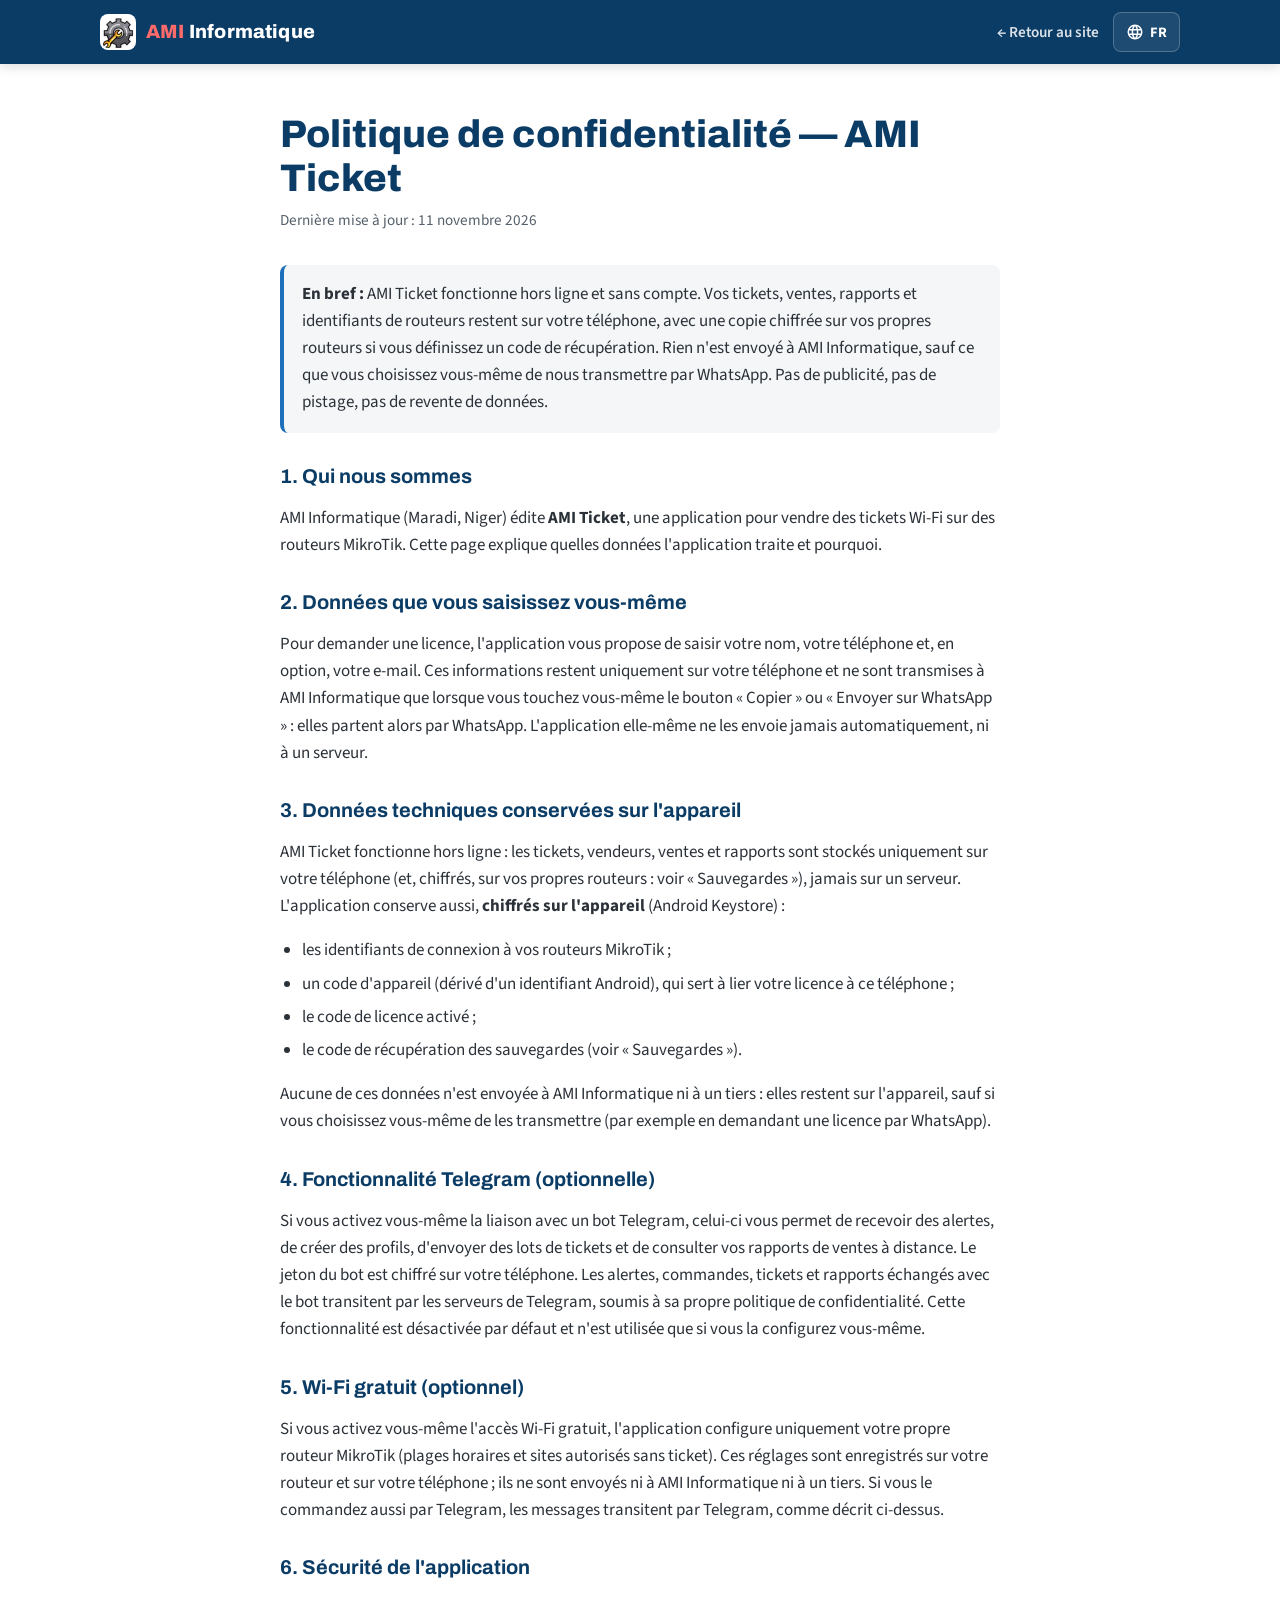
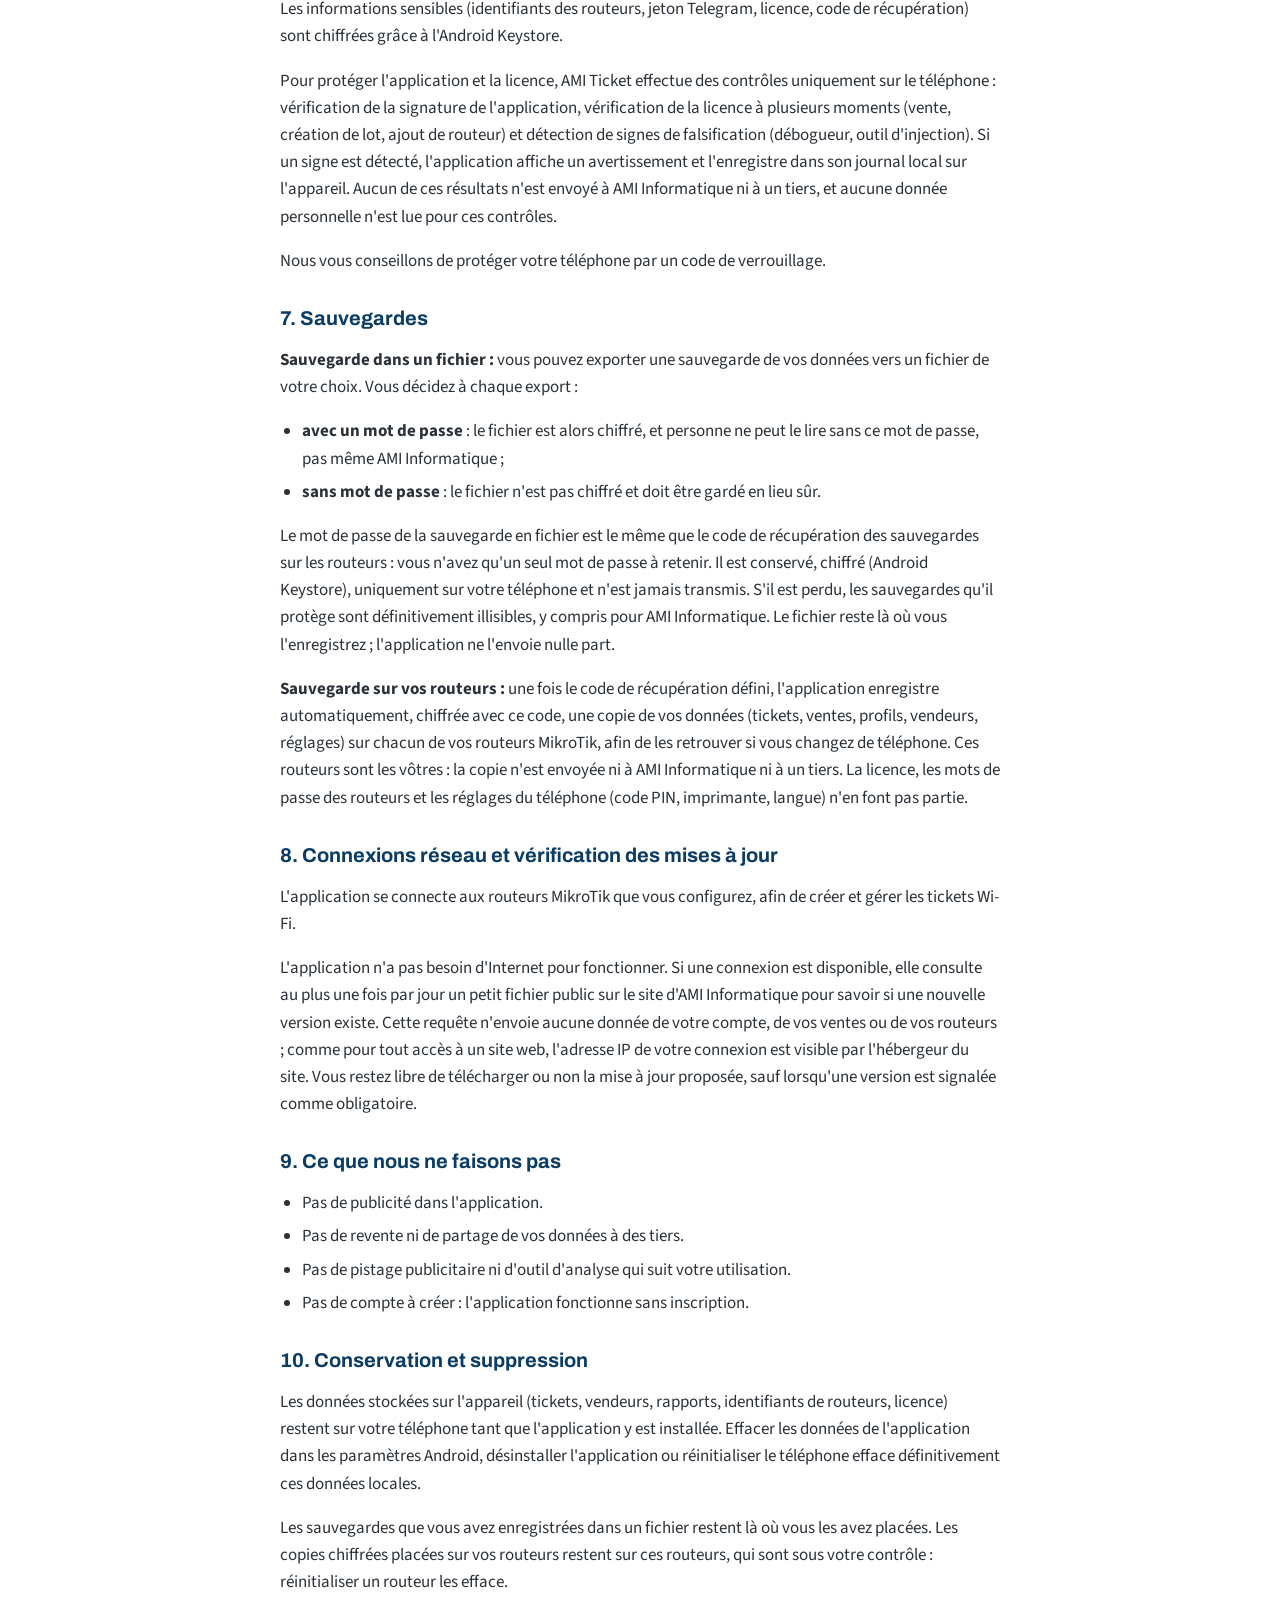
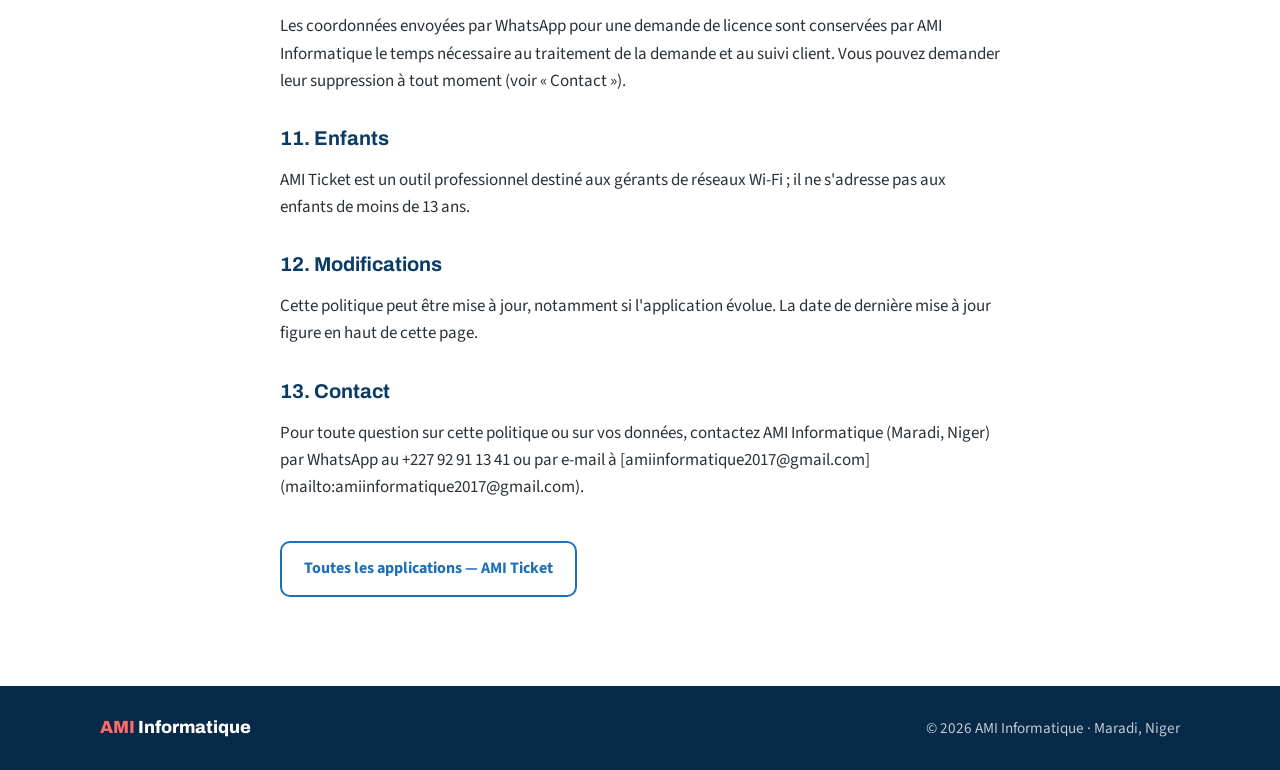
<file: apps/ami-ticket/confidentialite.html>
<!doctype html>
<html lang="fr">
<head>
  <meta charset="utf-8">
  <meta name="viewport" content="width=device-width, initial-scale=1">
  <title>Politique de confidentialité — AMI Ticket</title>
  <!-- Ancienne adresse : redirige vers la page générique (le texte est géré dans l'administration) -->
  <meta http-equiv="refresh" content="0; url=../../confidentialite-app.html?app=ami-ticket">
  <script>
    var m = /[?&]lang=(fr|en|ar)\b/.exec(location.search);
    location.replace("../../confidentialite-app.html?app=ami-ticket" + (m ? "&lang=" + m[1] : ""));
  </script>
</head>
<body>
  <p><a href="../../confidentialite-app.html?app=ami-ticket">Politique de confidentialité — AMI Ticket</a></p>
</body>
</html>
</file>
<file: css/style.css>
/* =========================================================
   AMI Informatique — feuille de style
   ========================================================= */
:root {
  --blue: #1E6FBA;
  --blue-dark: #0B3C66;
  --red: #D62828;
  --ink: #1A1A1A;
  --muted: #55606B;
  --light: #F4F6F8;
  --white: #FFFFFF;
  --line: #DDE3EA;
  --radius: 14px;
  --shadow: 0 1px 2px rgba(11,60,102,.06), 0 8px 24px rgba(11,60,102,.08);
  --font-display: "Archivo", "Arial Black", system-ui, sans-serif;
  --font-body: "Source Sans 3", system-ui, -apple-system, "Segoe UI", Roboto, sans-serif;
}

*, *::before, *::after { box-sizing: border-box; }
html { scroll-behavior: smooth; scroll-padding-top: 72px; }
body {
  margin: 0;
  font-family: var(--font-body);
  font-size: 17px;
  line-height: 1.6;
  color: var(--ink);
  background: var(--white);
  -webkit-font-smoothing: antialiased;
}
img { max-width: 100%; height: auto; display: block; }
a { color: var(--blue); }
h1, h2, h3 { font-family: var(--font-display); line-height: 1.15; margin: 0; }

.container { width: 100%; max-width: 1120px; margin: 0 auto; padding: 0 20px; }

/* ---------- En-tête ---------- */
.site-header {
  position: sticky; top: 0; z-index: 50;
  background: var(--blue-dark);
  color: var(--white);
  box-shadow: 0 2px 12px rgba(0,0,0,.15);
}
.header-inner { display: flex; align-items: center; justify-content: space-between; height: 64px; }
.brand { display: flex; white-space: nowrap; flex: none; align-items: center; gap: 10px; text-decoration: none; color: var(--white); }
.brand img { border-radius: 8px; background: var(--white); padding: 2px; }
.brand-text { font-family: var(--font-display); font-weight: 800; font-size: 1.2rem; letter-spacing: .01em; }
.brand-ami { color: var(--red); }
.site-header .brand-ami { color: #FF6B6B; }

.header-inner { gap: 24px; }
.nav { display: flex; align-items: center; gap: 4px; margin-left: auto; }
.nav a {
  color: rgba(255,255,255,.85); text-decoration: none;
  font-weight: 700; font-size: .86rem; letter-spacing: .07em; text-transform: uppercase;
  padding: 8px 12px; border-radius: 6px; position: relative; white-space: nowrap;
}
.nav a:hover { color: var(--white); background: rgba(255,255,255,.06); }
.nav a.active { color: var(--white); }
.nav a.active::after {
  content: ""; position: absolute; left: 12px; right: 12px; bottom: 2px;
  height: 2px; background: #8CC4F2; border-radius: 2px;
}
.header-actions { display: flex; align-items: center; gap: 8px; }

/* Bouton « Demander un devis » : le rouge est réservé à cet appel à l'action */
.btn-devis {
  display: inline-flex; align-items: center; gap: 8px;
  background: var(--red); color: var(--white);
  border: 0; cursor: pointer;
  font-family: var(--font-body); font-weight: 700; font-size: .95rem;
  padding: 10px 18px; border-radius: 8px;
  box-shadow: 0 4px 14px rgba(214,40,40,.35);
  transition: background .15s, transform .15s;
  white-space: nowrap;
}
.btn-devis svg { width: 18px; height: 18px; fill: currentColor; }
.btn-devis:hover { background: #B71F1F; transform: translateY(-1px); }
.btn-devis:focus-visible, .nav a:focus-visible, .btn:focus-visible { outline: 3px solid #8CC4F2; outline-offset: 2px; }
.devis-short { display: none; }
.btn-devis-lg { font-size: 1.05rem; padding: 14px 26px; }
button.btn { font-family: var(--font-body); cursor: pointer; }

.nav-toggle { display: none; background: none; border: 0; padding: 10px; cursor: pointer; }
.nav-toggle span { display: block; width: 24px; height: 2px; background: var(--white); margin: 5px 0; transition: .2s; }

/* ---------- Héro ---------- */
.hero {
  background:
    radial-gradient(1200px 400px at 85% -10%, rgba(30,111,186,.12), transparent 60%),
    linear-gradient(180deg, var(--white) 0%, var(--light) 100%);
  padding: 64px 0 40px;
  border-bottom: 1px solid var(--line);
}
.hero-inner { display: grid; grid-template-columns: 1.15fr .85fr; gap: 40px; align-items: center; }
.eyebrow {
  margin: 0 0 14px;
  font-weight: 700; font-size: .85rem; letter-spacing: .08em; text-transform: uppercase;
  color: var(--blue);
}
.hero-title {
  font-size: clamp(2.6rem, 7vw, 4.8rem);
  font-weight: 900;
  text-transform: uppercase;
  letter-spacing: -.01em;
  color: var(--ink);
}
.hero-ami { color: var(--red); letter-spacing: .12em; }
.hero-slogan {
  font-size: clamp(1.1rem, 2.4vw, 1.35rem);
  color: var(--muted);
  max-width: 34ch;
  margin: 18px 0 30px;
}
.hero-actions { display: flex; flex-wrap: wrap; gap: 12px; }
.hero-logo {
  background: var(--white);
  border-radius: 20px;
  box-shadow: var(--shadow);
  padding: 28px;
}

.btn {
  display: inline-flex; align-items: center; gap: 10px;
  font-weight: 700; font-size: 1rem;
  padding: 13px 22px; border-radius: 10px;
  text-decoration: none; border: 2px solid transparent;
  transition: background .15s, color .15s, border-color .15s;
}
.btn svg { width: 20px; height: 20px; fill: currentColor; }
.btn-primary { background: var(--blue); color: var(--white); }
.btn-primary:hover { background: var(--blue-dark); }
.btn-ghost { border-color: var(--blue); color: var(--blue); background: transparent; }
.btn-ghost:hover { background: var(--blue); color: var(--white); }

.hero-facts {
  list-style: none; margin: 48px 0 0; padding: 0;
  display: grid; grid-template-columns: repeat(3, 1fr);
  border-top: 1px solid var(--line);
}
.hero-facts li { padding: 20px 0 0; display: flex; flex-direction: column; }
.hero-facts strong { font-family: var(--font-display); font-size: 1.35rem; color: var(--blue-dark); }
.hero-facts span { color: var(--muted); font-size: .95rem; }

/* ---------- Sections ---------- */
.section { padding: 80px 0; }
.section-alt { background: var(--light); }
.section-kicker {
  margin: 0 0 8px; font-weight: 700; font-size: .85rem;
  letter-spacing: .08em; text-transform: uppercase; color: var(--blue);
}
.section-kicker::before {
  content: ""; display: inline-block; width: 18px; height: 3px;
  background: var(--red); vertical-align: middle; margin-inline-end: 10px; border-radius: 2px;
}
.section-title { font-size: clamp(1.7rem, 3.6vw, 2.4rem); font-weight: 800; color: var(--ink); max-width: 22ch; }
.section-lead { color: var(--muted); margin: 12px 0 0; max-width: 60ch; }

.about { display: grid; grid-template-columns: .9fr 1.1fr; gap: 48px; align-items: start; }
.about-body p { margin: 0 0 16px; }
.about-body p:first-child { font-size: 1.12rem; }

/* ---------- Services ---------- */
.services-grid {
  margin-top: 40px;
  display: grid; grid-template-columns: repeat(4, 1fr); gap: 20px;
}
.service-card {
  background: var(--white);
  border: 1px solid var(--line);
  border-radius: var(--radius);
  padding: 26px 22px;
  transition: transform .15s, box-shadow .15s, border-color .15s;
}
.service-card:hover { transform: translateY(-3px); box-shadow: var(--shadow); border-color: transparent; }
.service-icon {
  width: 48px; height: 48px; border-radius: 12px;
  background: rgba(30,111,186,.1);
  display: grid; place-items: center; margin-bottom: 18px;
}
.service-icon svg { width: 26px; height: 26px; fill: var(--blue); }
.service-card h3 { font-size: 1.12rem; font-weight: 700; margin-bottom: 8px; color: var(--blue-dark); }
.service-card p { margin: 0; color: var(--muted); font-size: .97rem; }

/* ---------- Applications ---------- */
.apps-grid {
  margin-top: 36px;
  display: grid;
  grid-template-columns: repeat(auto-fill, minmax(300px, 1fr));
  gap: 22px;
}
.app-card {
  display: flex; flex-direction: column;
  background: var(--white);
  border: 1px solid var(--line);
  border-radius: var(--radius);
  padding: 24px;
  box-shadow: 0 1px 2px rgba(11,60,102,.04);
}
.app-head { display: flex; align-items: center; gap: 14px; margin-bottom: 14px; }
.app-icon {
  width: 56px; height: 56px; flex: none; border-radius: 14px;
  background: linear-gradient(135deg, var(--blue), var(--blue-dark));
  color: var(--white);
  display: grid; place-items: center;
  font-family: var(--font-display); font-weight: 800; font-size: 1.3rem;
  overflow: hidden;
}
.app-icon img { width: 100%; height: 100%; object-fit: cover; }
.app-name { font-size: 1.2rem; font-weight: 800; color: var(--ink); }
.app-meta { display: flex; flex-wrap: wrap; gap: 6px; margin-top: 4px; }
.tag {
  font-size: .78rem; font-weight: 700;
  padding: 2px 9px; border-radius: 999px;
  background: var(--light); color: var(--blue-dark);
}
.tag-soon { background: rgba(214,40,40,.1); color: var(--red); }
.app-desc { color: var(--muted); margin: 0 0 20px; flex: 1; }
.app-actions { display: flex; gap: 10px; flex-wrap: wrap; }
.app-actions .btn { padding: 10px 18px; font-size: .95rem; }
.btn[aria-disabled="true"] { background: var(--line); color: var(--muted); pointer-events: none; }

/* ---------- Contact ---------- */
.section-contact { background: var(--blue-dark); color: var(--white); }
.kicker-light { color: #8CC4F2; }
.title-light { color: var(--white); }
.contact-grid {
  margin-top: 36px;
  display: grid; grid-template-columns: repeat(3, 1fr); gap: 18px;
}
.contact-card {
  display: flex; flex-direction: column; gap: 4px;
  padding: 22px; border-radius: var(--radius);
  background: rgba(255,255,255,.06);
  border: 1px solid rgba(255,255,255,.14);
  color: var(--white); text-decoration: none;
  transition: background .15s;
  min-width: 0;
}
a.contact-card:hover { background: rgba(255,255,255,.12); }
.contact-label { font-size: .82rem; letter-spacing: .06em; text-transform: uppercase; color: #8CC4F2; font-weight: 700; }
.contact-value { font-size: 1.12rem; font-weight: 600; overflow-wrap: anywhere; }

.contact-cta {
  margin-top: 28px; padding: 24px;
  border-radius: var(--radius);
  background: rgba(255,255,255,.08);
  display: flex; align-items: center; justify-content: space-between; gap: 20px; flex-wrap: wrap;
}
.contact-cta p { margin: 0; font-size: 1.1rem; font-weight: 600; }

/* ---------- Fenêtre devis ---------- */
.devis-dialog {
  width: min(560px, calc(100% - 32px));
  max-height: calc(100% - 32px);
  padding: 0; border: 0; border-radius: 16px;
  box-shadow: 0 24px 64px rgba(0,0,0,.3);
  color: var(--ink);
}
.devis-dialog::backdrop { background: rgba(7,42,72,.6); }
.devis-form { padding: 26px; display: flex; flex-direction: column; gap: 14px; }
.devis-head { display: flex; justify-content: space-between; align-items: flex-start; gap: 16px; border-top: 4px solid var(--red); margin: -26px -26px 4px; padding: 22px 26px 0; }
.devis-head h2 { font-size: 1.5rem; font-weight: 800; color: var(--blue-dark); }
.devis-intro { margin: 6px 0 0; color: var(--muted); font-size: .97rem; }
.devis-close {
  flex: none; width: 36px; height: 36px; border-radius: 50%;
  border: 0; background: var(--light); color: var(--ink);
  font-size: 1.5rem; line-height: 1; cursor: pointer;
}
.devis-close:hover { background: var(--line); }
.field { display: flex; flex-direction: column; gap: 6px; flex: 1; min-width: 0; }
.field span { font-weight: 700; font-size: .9rem; color: var(--blue-dark); }
.field input, .field select, .field textarea {
  font: inherit; font-size: 1rem; color: var(--ink);
  padding: 11px 12px; border: 1.5px solid var(--line); border-radius: 8px; background: var(--white);
  width: 100%;
}
.field textarea { resize: vertical; }
.field input:focus, .field select:focus, .field textarea:focus { outline: none; border-color: var(--blue); box-shadow: 0 0 0 3px rgba(30,111,186,.18); }
.field .invalid, .field input.invalid, .field select.invalid, .field textarea.invalid { border-color: var(--red); }
.field-row { display: flex; gap: 14px; }
.devis-error { margin: 0; color: var(--red); font-weight: 600; font-size: .95rem; }
.devis-actions { display: flex; gap: 10px; flex-wrap: wrap; margin-top: 4px; }
.devis-actions .btn { flex: 1; justify-content: center; }
.btn-whatsapp { background: #1FA855; color: var(--white); }
.btn-whatsapp:hover { background: #178a45; }

/* ---------- Pied de page ---------- */
.site-footer { background: #072a48; color: rgba(255,255,255,.75); padding: 28px 0; font-size: .95rem; }
.footer-inner { display: flex; justify-content: space-between; align-items: center; gap: 16px; flex-wrap: wrap; }
.footer-brand { margin: 0; font-family: var(--font-display); font-weight: 800; color: var(--white); font-size: 1.1rem; }
.footer-brand .brand-ami { color: #FF6B6B; }
.footer-tag, .footer-copy { margin: 0; }

/* ---------- Responsive ---------- */
@media (max-width: 960px) {
  .services-grid { grid-template-columns: repeat(2, 1fr); }
  .hero-inner { grid-template-columns: 1fr; }
  .hero-logo { max-width: 420px; }
  .about { grid-template-columns: 1fr; gap: 16px; }
}
@media (max-width: 1239px) {
  .nav-toggle { display: block; }
  .nav {
    position: absolute; top: 64px; left: 0; right: 0;
    flex-direction: column; align-items: stretch; gap: 0;
    background: var(--blue-dark);
    padding: 8px 20px 20px;
    display: none;
    box-shadow: 0 12px 24px rgba(0,0,0,.2);
  }
  .nav.open { display: flex; }
  .nav a { padding: 14px 4px; font-size: .95rem; border-bottom: 1px solid rgba(255,255,255,.08); border-radius: 0; }
  .nav a.active::after { display: none; }
  .nav a.active { color: #8CC4F2; }
  .nav-toggle[aria-expanded="true"] span:nth-child(1) { transform: translateY(7px) rotate(45deg); }
  .nav-toggle[aria-expanded="true"] span:nth-child(2) { opacity: 0; }
  .nav-toggle[aria-expanded="true"] span:nth-child(3) { transform: translateY(-7px) rotate(-45deg); }
  .header-actions { margin-left: auto; }
}
@media (max-width: 720px) {
  body { font-size: 16px; }
  .field-row { flex-direction: column; }
  .devis-form { padding: 20px; }
  .devis-head { margin: -20px -20px 4px; padding: 18px 20px 0; }
  .contact-cta .btn-devis { width: 100%; justify-content: center; }
  .devis-actions { flex-direction: column; }
  .hero { padding: 40px 0 28px; }
  .hero-facts { grid-template-columns: 1fr; margin-top: 32px; }
  .hero-facts li { padding: 14px 0; border-bottom: 1px solid var(--line); flex-direction: row; justify-content: space-between; align-items: baseline; gap: 12px; }
  .hero-facts li:last-child { border-bottom: 0; }
  .hero-facts strong { font-size: 1.1rem; }
  .section { padding: 56px 0; }
  .services-grid, .contact-grid { grid-template-columns: 1fr; }
  .apps-grid { grid-template-columns: 1fr; }
  .btn { width: 100%; justify-content: center; }
  .app-actions .btn { width: auto; flex: 1; }
}
@media (max-width: 420px) {
  .brand-text { font-size: 1rem; }
  .brand img { width: 30px; height: 30px; }
  .devis-long { display: none; }
  .devis-short { display: inline; }
  .btn-devis { padding: 9px 12px; }
  .header-inner { gap: 10px; padding: 0 14px; }
  .header-actions { gap: 2px; }
  .nav-toggle { padding: 8px; }
}
@media (max-width: 345px) {
  .brand-text { font-size: .92rem; }
  .brand img { width: 26px; height: 26px; }
  .btn-devis svg { display: none; }
  .btn-devis { padding: 8px 10px; font-size: .88rem; }
}
.hero-inner > * { min-width: 0; }
@media (max-width: 380px) {
  .hero-title { font-size: 2.15rem; }
}
/* ---------- Devis : anti-spam + confirmation ---------- */
.hp { position: absolute; left: -9999px; width: 1px; height: 1px; opacity: 0; }
.btn-send:disabled { opacity: .7; cursor: wait; }
.devis-ok { padding: 36px 28px; text-align: center; border-top: 4px solid var(--red); }
.devis-ok-icon {
  width: 60px; height: 60px; margin: 0 auto 14px; border-radius: 50%;
  background: rgba(30,111,186,.12); color: var(--blue);
  display: grid; place-items: center; font-size: 1.9rem; font-weight: 800;
}
.devis-ok h2 { font-size: 1.5rem; color: var(--blue-dark); margin-bottom: 8px; }
.devis-ok p { color: var(--muted); margin: 0 0 22px; }
[hidden] { display: none !important; }

/* =========================================================
   Sélecteur de langue
   ========================================================= */
.lang { position: relative; }
.lang-btn {
  display: inline-flex; align-items: center; gap: 6px;
  height: 40px; padding: 0 12px;
  background: rgba(255,255,255,.08); color: var(--white);
  border: 1px solid rgba(255,255,255,.22); border-radius: 8px;
  font: 700 .9rem var(--font-body); cursor: pointer;
}
.lang-btn:hover { background: rgba(255,255,255,.16); }
.lang-btn:focus-visible { outline: 3px solid #8CC4F2; outline-offset: 2px; }
.lang-btn svg { width: 18px; height: 18px; fill: currentColor; }
.lang-menu {
  position: absolute; top: calc(100% + 8px); inset-inline-end: 0; z-index: 60;
  list-style: none; margin: 0; padding: 6px;
  min-width: 160px; background: var(--white);
  border-radius: 10px; box-shadow: 0 12px 32px rgba(0,0,0,.22);
}
.lang-menu button {
  display: block; width: 100%; text-align: start;
  padding: 10px 12px; border: 0; border-radius: 6px; background: none;
  font: 600 1rem var(--font-body); color: var(--ink); cursor: pointer;
}
.lang-menu button[lang="ar"] { font-family: "Cairo", sans-serif; }
.lang-menu button:hover { background: var(--light); }
.lang-menu button[aria-pressed="true"] { color: var(--blue); background: rgba(30,111,186,.08); }
.lang-menu button[aria-pressed="true"]::after { content: " ✓"; }

/* =========================================================
   Applications : Google Play + lien confidentialité
   ========================================================= */
.btn-play { background: #111; color: var(--white); }
.btn-play:hover { background: #333; }
.app-privacy {
  margin-top: 16px; padding-top: 14px; border-top: 1px solid var(--line);
  font-size: .9rem; font-weight: 600; color: var(--muted); text-decoration: none;
}
.app-privacy:hover { color: var(--blue); text-decoration: underline; }
.footer-copy a { color: rgba(255,255,255,.85); }
.footer-copy a:hover { color: var(--white); }

/* =========================================================
   Arabe : police adaptée + sens de lecture droite → gauche
   ========================================================= */
html[lang="ar"] {
  --font-display: "Cairo", "Archivo", system-ui, sans-serif;
  --font-body: "Cairo", "Source Sans 3", system-ui, sans-serif;
}
html[lang="ar"] body { line-height: 1.75; }
/* Le nom de marque reste en caractères latins, dans sa police d'origine */
html[lang="ar"] .brand-text,
html[lang="ar"] .hero-title,
html[lang="ar"] .footer-brand { font-family: "Archivo", "Arial Black", system-ui, sans-serif; }
/* L'espacement entre lettres casse l'écriture arabe liée */
html[lang="ar"] .eyebrow,
html[lang="ar"] .section-kicker,
html[lang="ar"] .nav a,
html[lang="ar"] .contact-label { letter-spacing: 0; }
html[lang="ar"] .nav a { font-size: .98rem; }
html[lang="ar"] .eyebrow, html[lang="ar"] .section-kicker { font-size: .95rem; }
html[lang="ar"] .hero-title { direction: ltr; text-align: right; }
html[lang="ar"] .section-title { line-height: 1.35; }

/* =========================================================
   Pages de confidentialité
   ========================================================= */
.legal-header .header-inner { justify-content: space-between; }
.legal-back { color: rgba(255,255,255,.85); text-decoration: none; font-weight: 600; font-size: .95rem; white-space: nowrap; }
.legal-back:hover { color: var(--white); }
.legal { padding: 48px 0 72px; }
.legal-inner { max-width: 760px; }
.legal h1 { font-size: clamp(1.8rem, 4vw, 2.4rem); font-weight: 800; color: var(--blue-dark); margin-bottom: 8px; }
.legal .legal-date { color: var(--muted); margin: 0 0 32px; font-size: .95rem; }
.legal h2 { font-size: 1.25rem; font-weight: 700; color: var(--blue-dark); margin: 32px 0 10px; }
.legal p, .legal li { color: #2b3138; }
.legal ul { padding-inline-start: 22px; }
.legal li { margin-bottom: 6px; }
.legal .legal-box {
  background: var(--light); border-inline-start: 4px solid var(--blue);
  padding: 16px 18px; border-radius: 8px; margin: 18px 0;
}
.legal-header .header-actions { gap: 14px; }

@media (max-width: 420px) {
  .lang-btn { padding: 0 9px; height: 36px; gap: 4px; }
  .lang-btn svg { display: none; }
}
@media (max-width: 345px) {
  .brand-text { font-size: .85rem; }
}
@media (max-width: 560px) {
  .legal-back-top { display: none; }
}
/* En-tête compact sur téléphone (toutes langues) */
.brand { min-width: 0; flex: 0 1 auto; }
.brand-text { overflow: hidden; text-overflow: ellipsis; }
.header-actions { flex: none; }
@media (max-width: 480px) {
  .devis-long { display: none; }
  .devis-short { display: inline; }
  .btn-devis { padding: 9px 12px; }
  .btn-devis svg { display: none; }
  .lang-btn { padding: 0 9px; height: 36px; gap: 4px; }
  .lang-btn svg { display: none; }
  .header-inner { gap: 10px; padding: 0 14px; }
  .header-actions { gap: 6px; }
}
/* Le nom de marque se lit toujours de gauche à droite, même en arabe */
.brand-text { direction: ltr; unicode-bidi: isolate; }
@media (max-width: 360px) {
  .brand-text { font-size: .86rem; }
  .brand img { width: 26px; height: 26px; }
  .header-inner { gap: 6px; padding: 0 10px; }
  .btn-devis { padding: 8px 10px; font-size: .88rem; }
}

/* Logo du héro : aligné en haut sur la ligne « AMI », poussé vers la droite (ordinateur) */
@media (min-width: 961px) {
  .hero-inner { align-items: start; }
  .hero-logo {
    justify-self: end;
    width: 100%; max-width: 420px;
    margin-top: 40px;           /* = hauteur de la petite ligne au-dessus du titre */
  }
}
@media (min-width: 1240px) {
  .hero-logo { margin-inline-end: -28px; }
}
/* Sur ordinateur, le nom de marque de l'en-tête ne doit jamais être coupé */
@media (min-width: 640px) {
  .brand { flex: none; }
  .brand-text { overflow: visible; }
}
@media (min-width: 1240px) and (max-width: 1420px) {
  .nav a { padding: 8px 8px; letter-spacing: .04em; }
  .header-inner { gap: 16px; }
}

/* 5 services : 3 colonnes sur ordinateur (3 + 2, la 2e ligne centrée) */
@media (min-width: 961px) {
  .services-grid { grid-template-columns: repeat(6, 1fr); }
  .services-grid > .service-card { grid-column: span 2; }
  .services-grid > .service-card:nth-child(4) { grid-column: 2 / span 2; }
}
html[lang="ar"] .nav a { line-height: 1.4; }
@media (max-width: 639px) {
  .devis-long { display: none; }
  .devis-short { display: inline; }
}

/* =========================================================
   Actualités
   ========================================================= */
.news-grid {
  margin-top: 36px;
  display: grid; grid-template-columns: repeat(auto-fill, minmax(320px, 1fr)); gap: 22px;
  align-items: start;
}
.news-card {
  background: var(--white); border: 1px solid var(--line); border-radius: var(--radius);
  overflow: hidden; display: flex; flex-direction: column;
}
.news-card-nophoto { border-top: 4px solid var(--blue); }
.news-cover { display: block; width: 100%; padding: 0; border: 0; cursor: zoom-in; background: var(--light); aspect-ratio: 16 / 10; }
.news-cover img { width: 100%; height: 100%; object-fit: cover; }
.news-thumbs { display: grid; grid-template-columns: repeat(3, 1fr); gap: 4px; padding: 4px 4px 0; }
.news-thumb { position: relative; padding: 0; border: 0; cursor: zoom-in; aspect-ratio: 4 / 3; background: var(--light); border-radius: 4px; overflow: hidden; }
.news-thumb img { width: 100%; height: 100%; object-fit: cover; }
.news-thumb-more {
  position: absolute; inset: 0; display: grid; place-items: center;
  background: rgba(11,60,102,.65); color: var(--white); font-weight: 800; font-size: 1.2rem;
}
.news-body { padding: 20px 22px 22px; }
.news-meta { display: flex; flex-wrap: wrap; align-items: center; gap: 10px; margin-bottom: 10px; font-size: .9rem; color: var(--muted); }
.tag-cat { background: rgba(30,111,186,.1); color: var(--blue-dark); }
.cat-attestation { background: rgba(214,40,40,.1); color: var(--red); }
.news-title { font-size: 1.2rem; font-weight: 800; color: var(--ink); margin-bottom: 8px; }
.news-text p { margin: 0 0 10px; color: #3a434c; }
.news-text.clamp { display: -webkit-box; -webkit-line-clamp: 4; -webkit-box-orient: vertical; overflow: hidden; }
.news-text.clamp p:not(:first-child) { display: none; }
.news-toggle { background: none; border: 0; padding: 0; color: var(--blue); font: 700 .95rem var(--font-body); cursor: pointer; }
.news-toggle:hover { text-decoration: underline; }
.news-docs { margin-top: 16px; padding-top: 14px; border-top: 1px solid var(--line); }
.news-docs-title { margin: 0 0 8px; font-weight: 700; font-size: .9rem; color: var(--blue-dark); }
.news-docs ul { list-style: none; margin: 0; padding: 0; display: grid; gap: 6px; }
.news-docs a { display: flex; align-items: center; gap: 8px; text-decoration: none; font-weight: 600; color: var(--blue); }
.news-docs a:hover { text-decoration: underline; }
.news-docs svg { width: 20px; height: 20px; flex: none; fill: currentColor; }
.news-empty { color: var(--muted); }
.news-more-wrap { margin-top: 24px; text-align: center; }
.news-follow {
  margin-top: 36px; padding: 24px; border-radius: var(--radius);
  background: var(--white); border: 1px solid var(--line);
  display: flex; align-items: center; justify-content: space-between; gap: 20px; flex-wrap: wrap;
}
.news-follow h3 { font-size: 1.2rem; font-weight: 800; color: var(--blue-dark); margin-bottom: 4px; }
.news-follow p { margin: 0; color: var(--muted); }
.news-follow-actions { display: flex; gap: 10px; flex-wrap: wrap; }
.btn-fb { background: #1877F2; color: var(--white); }
.btn-fb:hover { background: #125fc4; }

/* Visionneuse de photos */
.lightbox {
  width: 100vw; height: 100vh; max-width: 100vw; max-height: 100vh; margin: 0; padding: 0;
  border: 0; background: rgba(5,20,35,.94); color: var(--white);
}
.lightbox[open] { display: grid; grid-template-columns: 64px 1fr 64px; align-items: center; }
.lightbox::backdrop { background: rgba(5,20,35,.94); }
.lightbox figure { grid-column: 2; grid-row: 1; margin: 0; display: flex; flex-direction: column; align-items: center; gap: 12px; min-width: 0; }
.lightbox img { max-width: 100%; max-height: calc(100vh - 110px); object-fit: contain; border-radius: 6px; }
.lightbox figcaption { font-size: .95rem; color: rgba(255,255,255,.85); text-align: center; padding: 0 12px; }
.lb-close {
  position: absolute; top: 14px; inset-inline-end: 16px; width: 44px; height: 44px; border-radius: 50%;
  border: 0; background: rgba(255,255,255,.12); color: var(--white); font-size: 1.8rem; line-height: 1; cursor: pointer;
}
.lb-nav {
  width: 48px; height: 48px; margin: 0 8px; border-radius: 50%; border: 0;
  background: rgba(255,255,255,.12); color: var(--white); font-size: 2rem; line-height: 1; cursor: pointer;
}
.lb-close:hover, .lb-nav:hover { background: rgba(255,255,255,.25); }
html[dir="rtl"] .lb-nav { transform: scaleX(-1); }
.lightbox.lb-single .lb-nav { visibility: hidden; }
@media (max-width: 720px) {
  .news-grid { grid-template-columns: 1fr; }
  .lightbox[open] { grid-template-columns: 0 1fr 0; }
  .lb-nav { position: absolute; bottom: 18px; margin: 0; }
  .lb-prev { inset-inline-start: 18px; }
  .lb-next { inset-inline-end: 18px; }
  .lightbox img { max-height: calc(100vh - 160px); }
  .news-follow-actions, .news-follow-actions .btn { width: 100%; }
}

/* =========================================================
   Page d'une application + commentaires
   ========================================================= */
.app-card .app-name a { color: inherit; text-decoration: none; }
.app-card .app-name a:hover { color: var(--blue); }
a.app-icon { text-decoration: none; }
.app-links {
  display: flex; flex-wrap: wrap; gap: 6px 18px;
  margin-top: 16px; padding-top: 14px; border-top: 1px solid var(--line);
}
.app-links a { font-size: .9rem; font-weight: 600; color: var(--muted); text-decoration: none; }
.app-links a:hover { color: var(--blue); text-decoration: underline; }

.app-page { padding: 44px 0 72px; }
.app-page .container { max-width: 860px; }
.app-detail {
  background: var(--white); border: 1px solid var(--line); border-radius: var(--radius);
  padding: 28px; box-shadow: var(--shadow);
}
.app-detail-head { display: flex; align-items: center; gap: 18px; margin-bottom: 16px; }
.app-icon-lg { width: 84px; height: 84px; border-radius: 20px; font-size: 1.8rem; }
.app-detail-name { font-size: clamp(1.7rem, 4vw, 2.3rem); font-weight: 800; color: var(--ink); margin-bottom: 6px; }
.app-detail-desc { font-size: 1.08rem; color: #3a434c; margin: 0 0 22px; }
.app-detail .app-privacy { display: inline-block; }
.app-missing { text-align: center; padding: 40px 0; color: var(--muted); }

.comments { margin-top: 48px; }
.comments .section-title { font-size: 1.6rem; margin-bottom: 10px; }
.comments-summary { color: var(--muted); margin-bottom: 18px; display: flex; align-items: center; gap: 8px; flex-wrap: wrap; }
.comments-summary strong { color: var(--ink); font-size: 1.1rem; }
.stars { display: inline-flex; gap: 1px; color: #D7DCE2; font-size: 1.05rem; line-height: 1; direction: ltr; }
.stars .on { color: #F2A900; }
.comments-list { display: grid; gap: 14px; }
.comment { background: var(--white); border: 1px solid var(--line); border-radius: 12px; padding: 16px 18px; }
.comment-head { display: flex; align-items: center; gap: 12px; margin-bottom: 8px; }
.comment-head > div { flex: 1; min-width: 0; display: flex; flex-direction: column; }
.comment-avatar {
  width: 38px; height: 38px; flex: none; border-radius: 50%;
  background: rgba(30,111,186,.12); color: var(--blue-dark);
  display: grid; place-items: center; font-weight: 800; font-size: .9rem;
}
.comment-name { color: var(--ink); }
.comment-date { color: var(--muted); font-size: .85rem; }
.comment-text { margin: 0; color: #2b3138; overflow-wrap: anywhere; }
.comment-reply {
  margin-top: 12px; padding: 10px 14px; border-radius: 8px;
  background: var(--light); border-inline-start: 3px solid var(--blue);
}
.comment-reply strong { color: var(--blue-dark); font-size: .9rem; }
.comment-reply p { margin: 4px 0 0; }

.comment-form {
  margin-top: 28px; padding: 24px; border-radius: var(--radius);
  background: var(--light); display: flex; flex-direction: column; gap: 14px;
}
.comment-form h3 { font-size: 1.25rem; font-weight: 800; color: var(--blue-dark); }
.comment-note { margin: -6px 0 0; color: var(--muted); font-size: .92rem; }
.comment-form .btn { align-self: flex-start; }
.stars-field { border: 0; padding: 0; margin: 0; }
.stars-field legend { font-weight: 700; font-size: .9rem; color: var(--blue-dark); padding: 0; margin-bottom: 6px; }
/* Étoiles cliquables : ordre inversé pour colorer les étoiles précédentes au survol */
.stars-input { display: inline-flex; flex-direction: row-reverse; justify-content: flex-end; gap: 4px; direction: ltr; }
.stars-input input { position: absolute; opacity: 0; width: 1px; height: 1px; }
.stars-input label { font-size: 2rem; line-height: 1; color: #C9D0D8; cursor: pointer; transition: color .1s; }
.stars-input label:hover, .stars-input label:hover ~ label,
.stars-input input:checked ~ label { color: #F2A900; }
.stars-input input:focus-visible + label { outline: 3px solid #8CC4F2; outline-offset: 2px; border-radius: 4px; }
.comment-ok { margin-top: 28px; padding: 28px; text-align: center; background: var(--light); border-radius: var(--radius); }
.comment-ok p { margin: 0; font-weight: 600; color: var(--blue-dark); }
.legal blockquote {
  margin: 18px 0; padding: 16px 18px; border-radius: 8px;
  background: var(--light); border-inline-start: 4px solid var(--blue);
}
.legal blockquote p { margin: 0; }
@media (max-width: 720px) {
  .app-detail { padding: 20px; }
  .comment-form { padding: 18px; }
  .comment-form .btn { align-self: stretch; }
}
/* Champ anti-spam invisible, sans débordement (y compris en arabe, de droite à gauche) */
.hp { position: absolute !important; left: auto !important; width: 1px; height: 1px; overflow: hidden; clip-path: inset(50%); white-space: nowrap; opacity: 0; }

/* Actualités : photos jamais coupées + 2 ou 3 photos côte à côte */
.news-cover { background: #EEF2F7; }
.news-cover img { object-fit: contain; }
.news-duo { display: grid; gap: 10px; padding: 12px; background: #EEF2F7; }
.news-duo.n2 { grid-template-columns: 1fr 1fr; }
.news-duo.n3 { grid-template-columns: 1fr 1fr 1fr; }
.news-duo-item { padding: 0; border: 0; background: transparent; cursor: zoom-in; aspect-ratio: 1 / 1; border-radius: 12px; overflow: hidden; }
.news-duo-item img { width: 100%; height: 100%; object-fit: contain; }

/* Étiquette « Bientôt sur Google Play » */
.tag-play { background: #E8F5EC; color: #1A7F43; }

/* Compteur de téléchargements */
.tag-dl { display: inline-flex; align-items: center; gap: 4px; background: #EEF2FF; color: #2B3A8C; }
.tag-dl svg { width: 13px; height: 13px; fill: currentColor; flex: none; }

/* Vidéo dans une actualité */
.news-video { background: #0B3C66; display: flex; justify-content: center; }
.news-video video { display: block; width: 100%; max-height: 560px; background: #0B3C66; }
.news-video-yt { position: relative; aspect-ratio: 16 / 9; }
.news-video-yt.vertical { aspect-ratio: auto; height: 560px; }
.news-video-yt iframe { position: absolute; inset: 0; width: 100%; height: 100%; border: 0; }
.news-video-yt.vertical iframe { position: static; width: 315px; max-width: 100%; height: 100%; }

.btn-yt { background: #E62117; color: var(--white); }
.btn-yt:hover { background: #b8180f; }
.btn-yt svg { width: 20px; height: 20px; fill: currentColor; }

/* Bouton « Télécharger la vidéo » sous une vidéo d'actualité */
.news-video-dl { display: flex; align-items: center; justify-content: center; gap: 8px; padding: 11px 16px; background: var(--blue); color: var(--white); font-weight: 700; text-decoration: none; }
.news-video-dl:hover { background: var(--blue-dark); }
.news-video-dl svg { width: 20px; height: 20px; fill: currentColor; flex: none; }

/* Note importante d'une application (champ « Note importante » de Pages CMS) */
.app-note { margin: 12px 0 0; padding: 10px 12px 10px 14px; background: #FFF6DB; border-left: 4px solid #E0A100; border-radius: 8px; color: #4A3700; font-size: .92rem; font-weight: 600; line-height: 1.45; }
[dir="rtl"] .app-note { border-left: 0; border-right: 4px solid #E0A100; padding: 10px 14px 10px 12px; }
</file>
